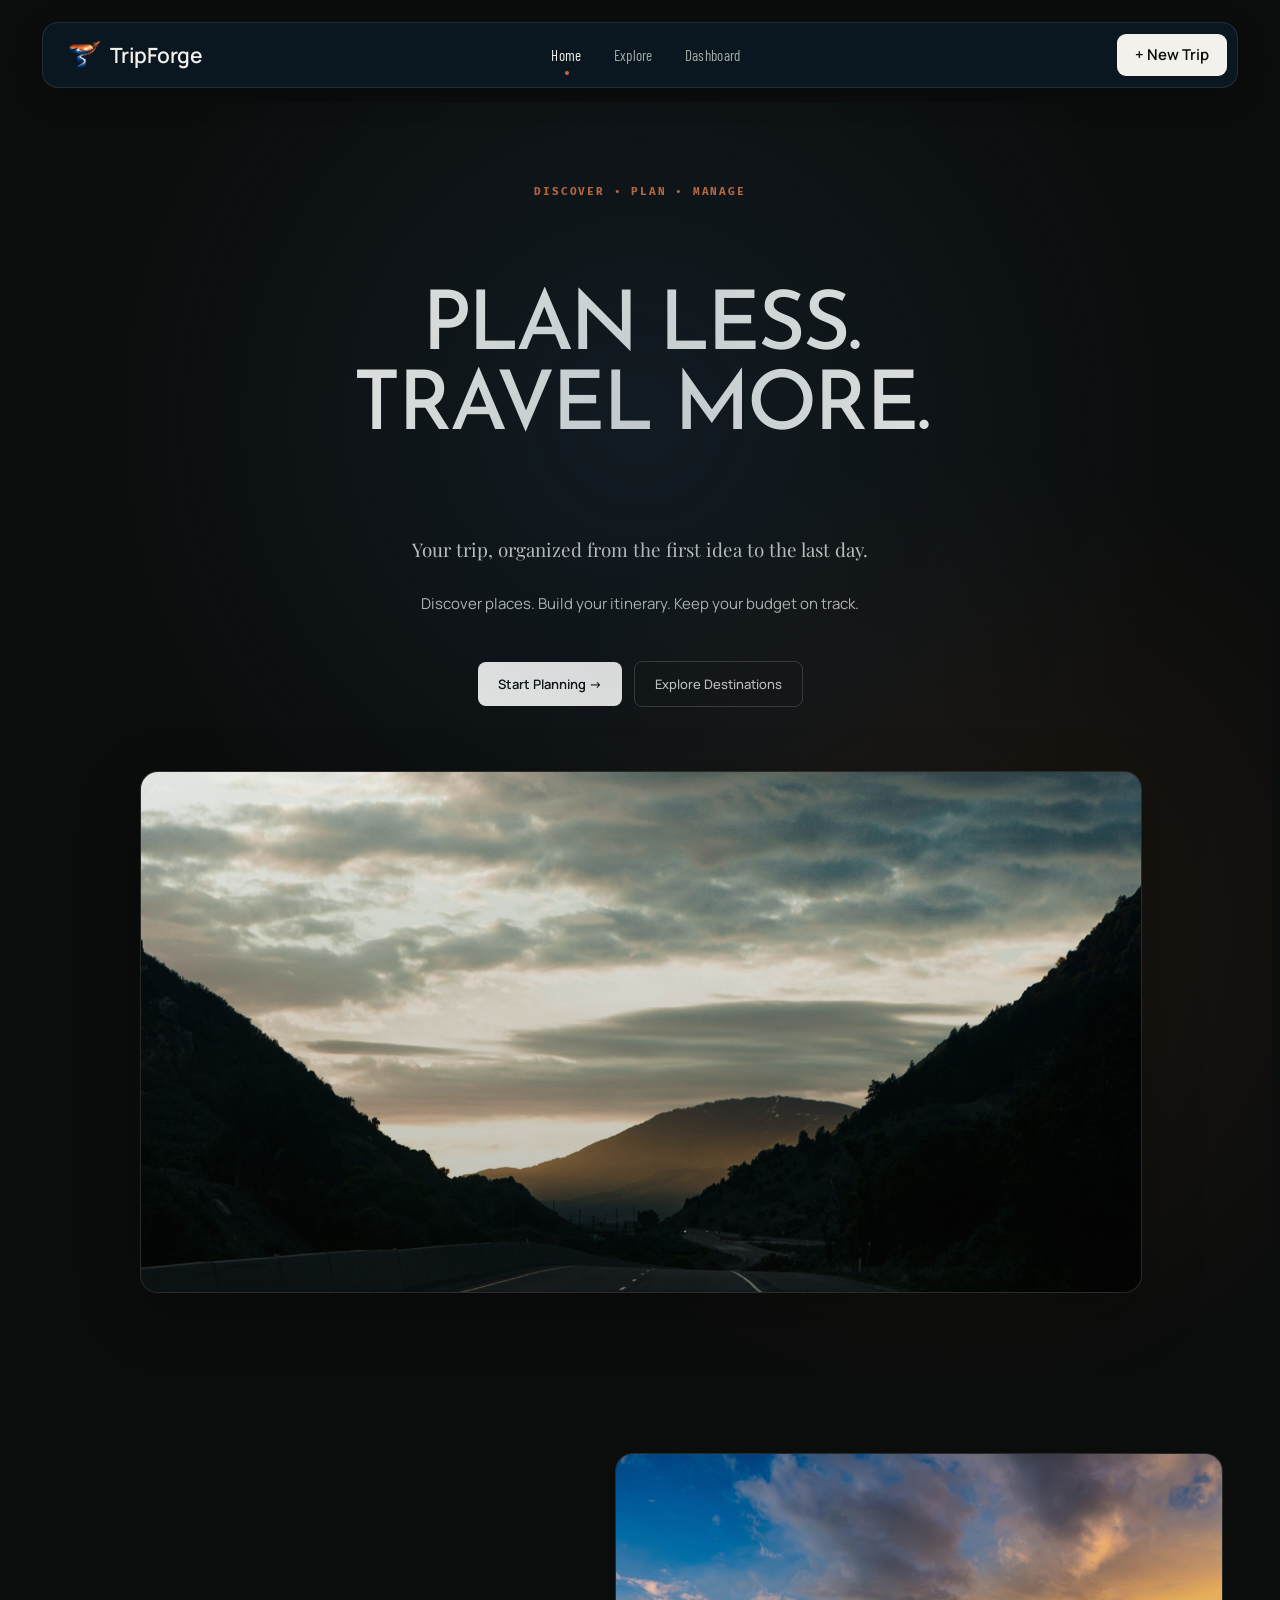
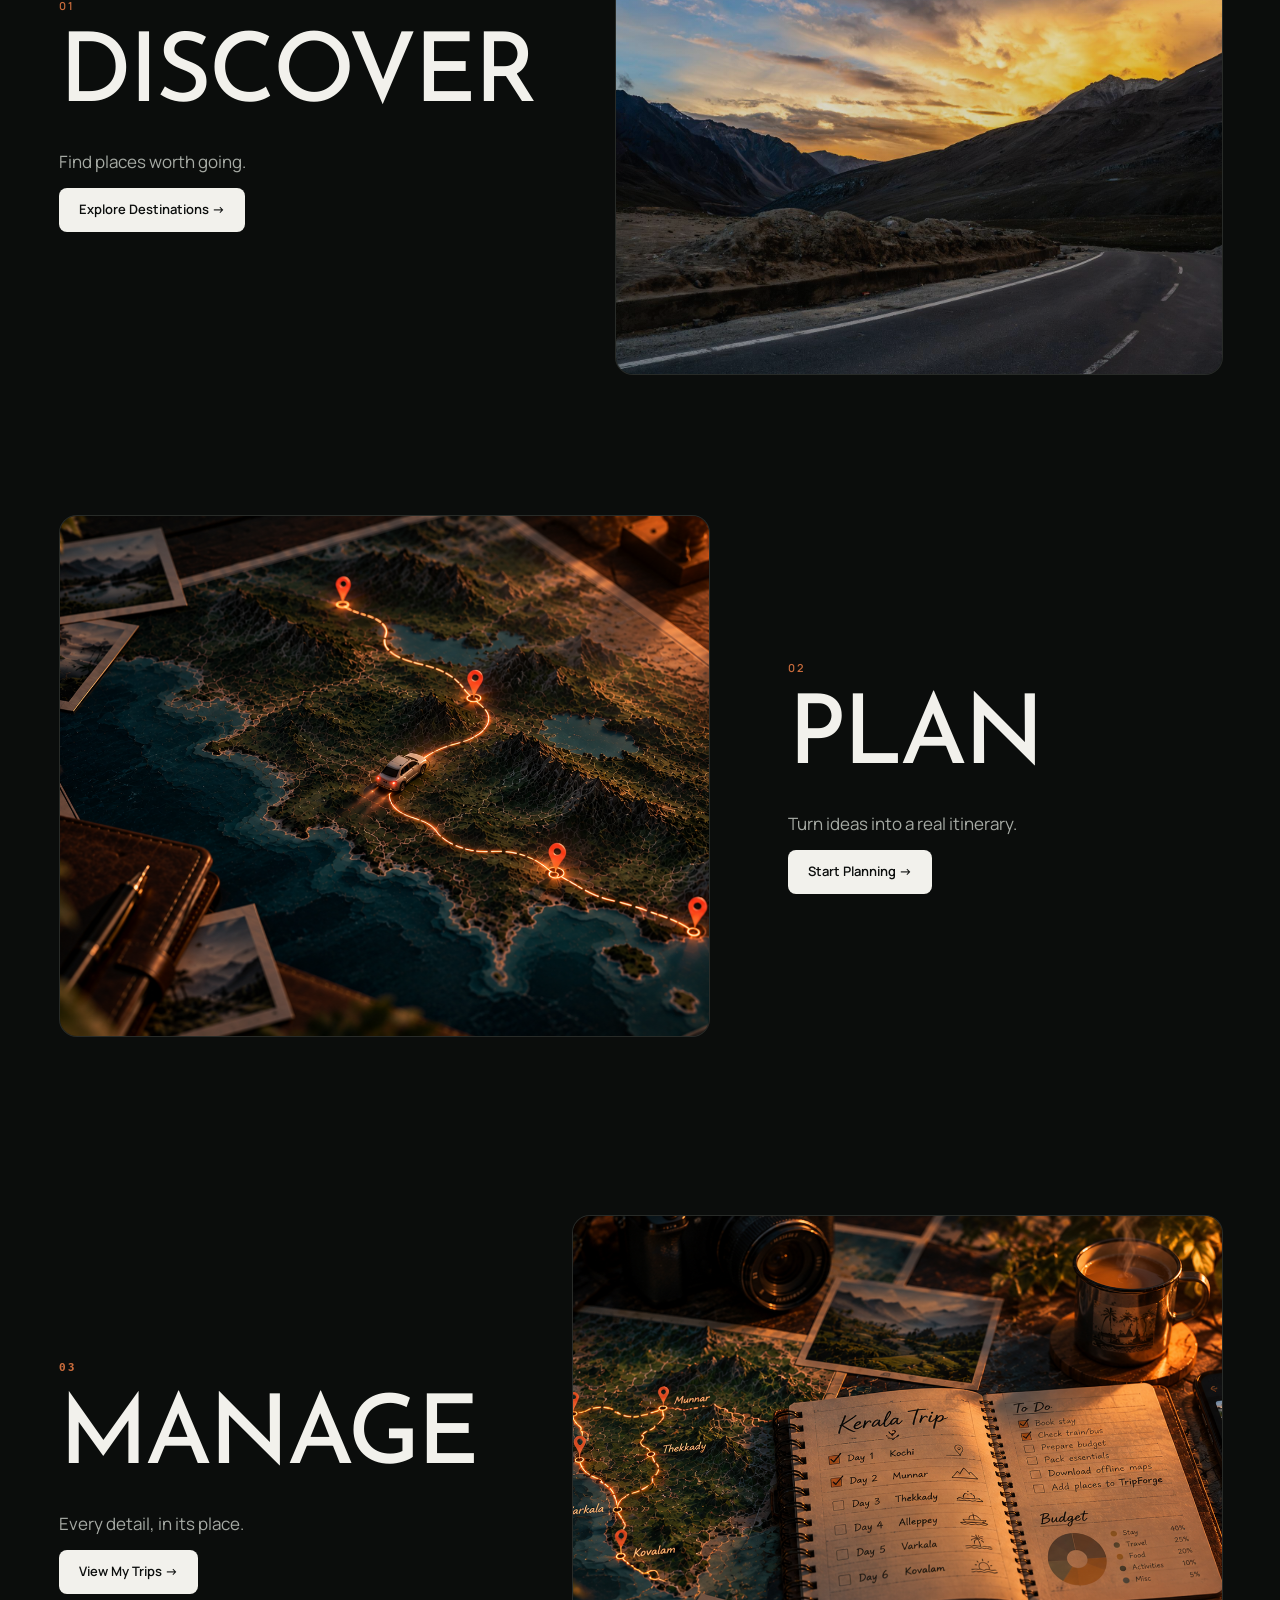
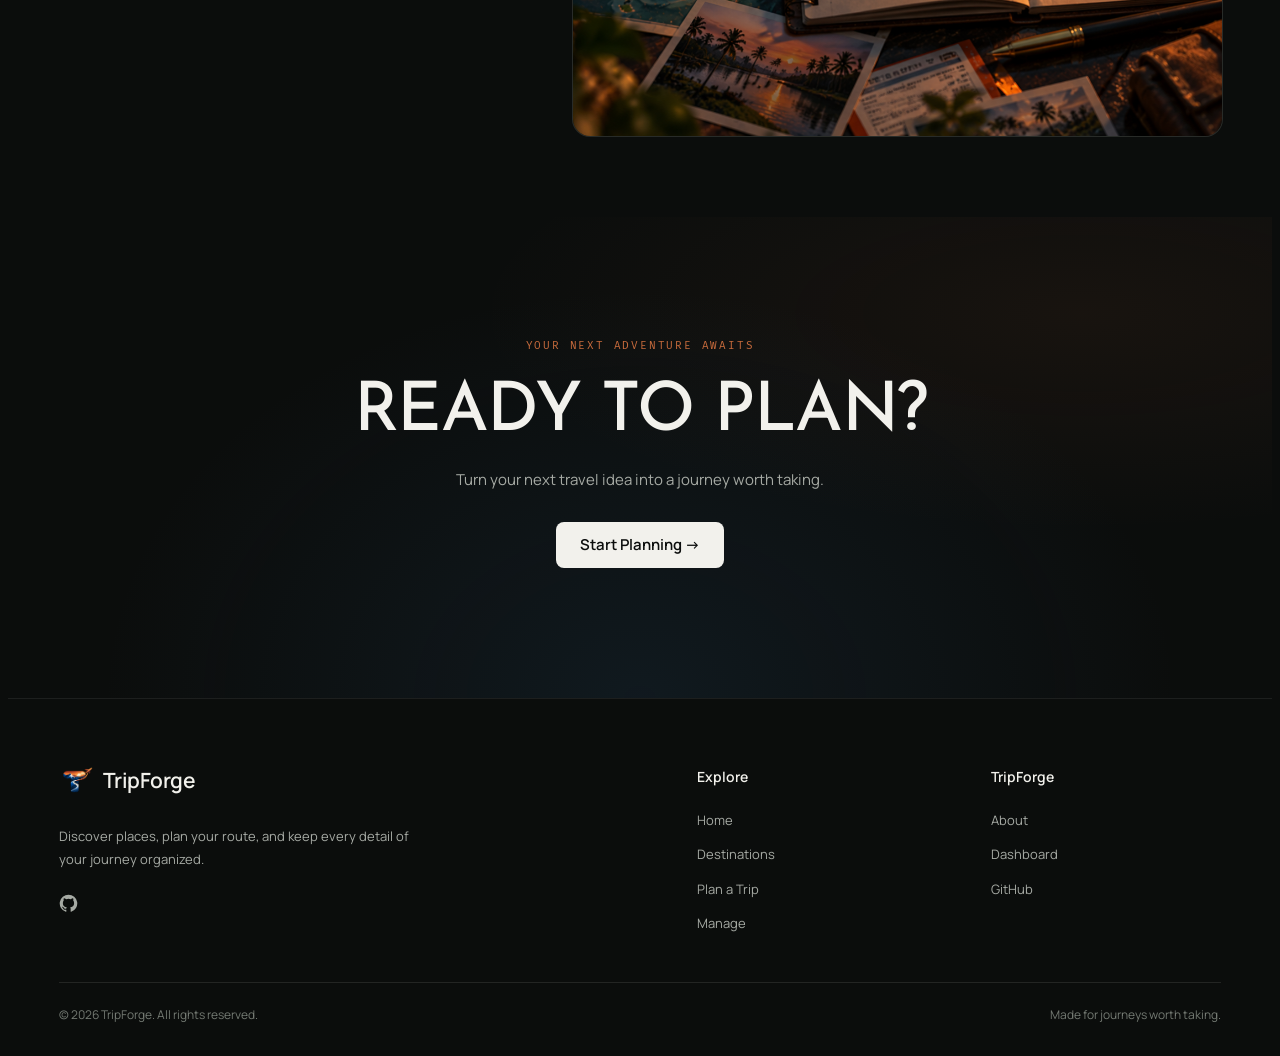
<file: index.html>
<!doctype html>
<html lang="en">
  <head>
    <meta charset="UTF-8" />
    <meta name="viewport" content="width=device-width, initial-scale=1.0" />
    <title>TripForge</title>
    <link rel="preconnect" href="https://fonts.googleapis.com" />
    <link rel="preconnect" href="https://fonts.gstatic.com" crossorigin />

    <link
      href="https://fonts.googleapis.com/css2?family=Barlow+Condensed:wght@400;500&family=Fira+Mono:wght@400;500&family=Josefin+Sans:wght@400;500;600;700&family=Manrope:wght@400;500;600;700&family=Playfair+Display:ital,wght@0,400;0,500;0,600;1,400;1,500&display=swap"
      rel="stylesheet"
    />
    <link rel="stylesheet" href="CSS/styles.css" />
  </head>
  <body>
    <nav id="navbar">
      <div class="nav-container">
        <a href="index.html" class="nav-logo">
          <img src="assets/logo/logo.png" alt="" class="nav-logo-image" />

          <span class="nav-logo-text"> TripForge </span>
        </a>
        <div class="nav-links">
          <a href="index.html" class="nav-link active"> Home </a>

          <a href="explore.html" class="nav-link"> Explore </a>

          <a href="dashboard.html" class="nav-link"> Dashboard </a>
        </div>
        <a href="new-trips.html" class="nav-cta"> + New Trip </a>
      </div>
    </nav>

    <main>
      <section id="hero">
        <div class="hero-container">
          <div class="hero-content">
            <p class="hero-eyebrow">DISCOVER • PLAN • MANAGE</p>

            <h1 class="hero-title">
              PLAN LESS.<br />
              TRAVEL MORE.
            </h1>

            <p class="hero-description">
              Your trip, organized from the first idea to the last day.
            </p>

            <p class="hero-supporting">
              Discover places. Build your itinerary. Keep your budget on track.
            </p>

            <div class="hero-actions">
              <a href="explore.html" class="hero-primary"> Start Planning → </a>

              <a href="#discover" class="hero-secondary">
                Explore Destinations
              </a>
            </div>
          </div>

          <div class="hero-visual">
            <div class="hero-image">
              <img
                src="assets/Hero/hero.png"
                alt="A cinematic Indian travel landscape"
                loading="lazy"
              />
            </div>
          </div>
        </div>
      </section>

      <section id="discover">
        <div class="discover-container">
          <div class="discover-heading">
            <span class="section-number"> 01 </span>

            <h2 class="section-title">DISCOVER</h2>

            <p class="section-description">Find places worth going.</p>
            <a href="explore.html" class="discover-destination">
              Explore Destinations →
            </a>
          </div>

          <div class="discover-image">
            <img
              src="assets/discover/discover.png"
              alt="Cinematic Indian travel landscape"
              loading="lazy"
            />
          </div>
        </div>
      </section>

      <section id="plan">
        <div class="plan-container">
          <div class="plan-visual">
            <div class="plan-image">
              <img
                src="assets/Plan/plan.png"
                alt="A miniature car following a glowing route between destinations on a topographic map"
                loading="lazy"
              />
            </div>
          </div>

          <div class="plan-heading">
            <span class="section-number"> 02 </span>

            <h2 class="section-title">PLAN</h2>

            <p class="section-description plan-description">
              Turn ideas into a real itinerary.
            </p>
            <a href="new-trips.html" class="plan-destination">
              Start Planning →
            </a>
          </div>
        </div>
      </section>

      <section id="manage">
        <div class="manage-container">
          <div class="manage-heading">
            <span class="section-number"> 03 </span>

            <h2 class="section-title">MANAGE</h2>

            <p class="section-description">Every detail, in its place.</p>
            <a href="dashboard.html" class="manage-destination">
              View My Trips →
            </a>
          </div>

          <div class="manage-visual">
            <div class="manage-image">
              <img
                src="assets/Manage/manage.png"
                alt="An Indian travel itinerary and route map arranged on a warmly lit planning desk"
                loading="lazy"
              />
            </div>
          </div>
        </div>
      </section>

      <section id="final-cta">
        <div class="final-cta-container">
          <p class="final-cta-eyebrow">YOUR NEXT ADVENTURE AWAITS</p>

          <h2 class="final-cta-title">READY TO PLAN?</h2>

          <p class="final-cta-description">
            Turn your next travel idea into a journey worth taking.
          </p>

          <a href="new-trips.html" class="final-cta-button">
            Start Planning →
          </a>
        </div>
      </section>
    </main>

    <footer id="footer">
      <div class="footer-container">
        <div class="footer-main">
          <!-- Brand -->
          <div class="footer-brand">
            <a href="#hero" class="footer-logo">
              <img
                src="assets/logo/logo.png"
                alt=""
                class="footer-logo-image"
              />

              <span class="footer-logo-text"> TripForge </span>
            </a>

            <p class="footer-description">
              Discover places, plan your route, and keep every detail of your
              journey organized.
            </p>

            <a
              href="https://github.com/learnerloki"
              class="footer-github"
              target="_blank"
              rel="noopener noreferrer"
              aria-label="TripForge on GitHub"
            >
              <svg
                xmlns="http://www.w3.org/2000/svg"
                width="19"
                height="19"
                viewBox="0 0 24 24"
                fill="currentColor"
                aria-hidden="true"
              >
                <path
                  d="M12 .9a11.1 11.1 0 0 0-3.51 21.63c.56.1.76-.24.76-.54v-2.1c-3.1.67-3.76-1.32-3.76-1.32-.51-1.29-1.24-1.63-1.24-1.63-1.01-.69.08-.68.08-.68 1.12.08 1.71 1.15 1.71 1.15.99 1.7 2.6 1.21 3.23.93.1-.72.39-1.21.71-1.49-2.48-.28-5.09-1.24-5.09-5.52 0-1.22.44-2.22 1.15-3-.12-.28-.5-1.42.11-2.96 0 0 .94-.3 3.05 1.15a10.6 10.6 0 0 1 5.55 0c2.11-1.45 3.05-1.15 3.05-1.15.61 1.54.23 2.68.11 2.96.72.78 1.15 1.78 1.15 3 0 4.29-2.61 5.23-5.1 5.51.4.35.76 1.03.76 2.08v3.07c0 .3.2.65.77.54A11.1 11.1 0 0 0 12 .9Z"
                />
              </svg>
            </a>
          </div>

          <!-- Explore links -->
          <div class="footer-column">
            <h3 class="footer-column-title">Explore</h3>

            <a href="#hero" class="footer-link"> Home </a>

            <a href="#discover" class="footer-link"> Destinations </a>

            <a href="#plan" class="footer-link"> Plan a Trip </a>

            <a href="#manage" class="footer-link"> Manage </a>
          </div>

          <!-- Product links -->
          <div class="footer-column">
            <h3 class="footer-column-title">TripForge</h3>
            <a href="#" class="footer-link"> About </a>

            <a href="dashboard.html" class="footer-link"> Dashboard </a>

            <a
              href="https://github.com/learnerloki"
              target="_blank"
              rel="noopener noreferrer"
              class="footer-link"
            >
              GitHub
            </a>
          </div>
        </div>

        <!-- Bottom bar -->
        <div class="footer-bottom">
          <p class="footer-copyright">© 2026 TripForge. All rights reserved.</p>

          <p class="footer-signoff">Made for journeys worth taking.</p>
        </div>
      </div>
    </footer>
  </body>
</html>
</file>
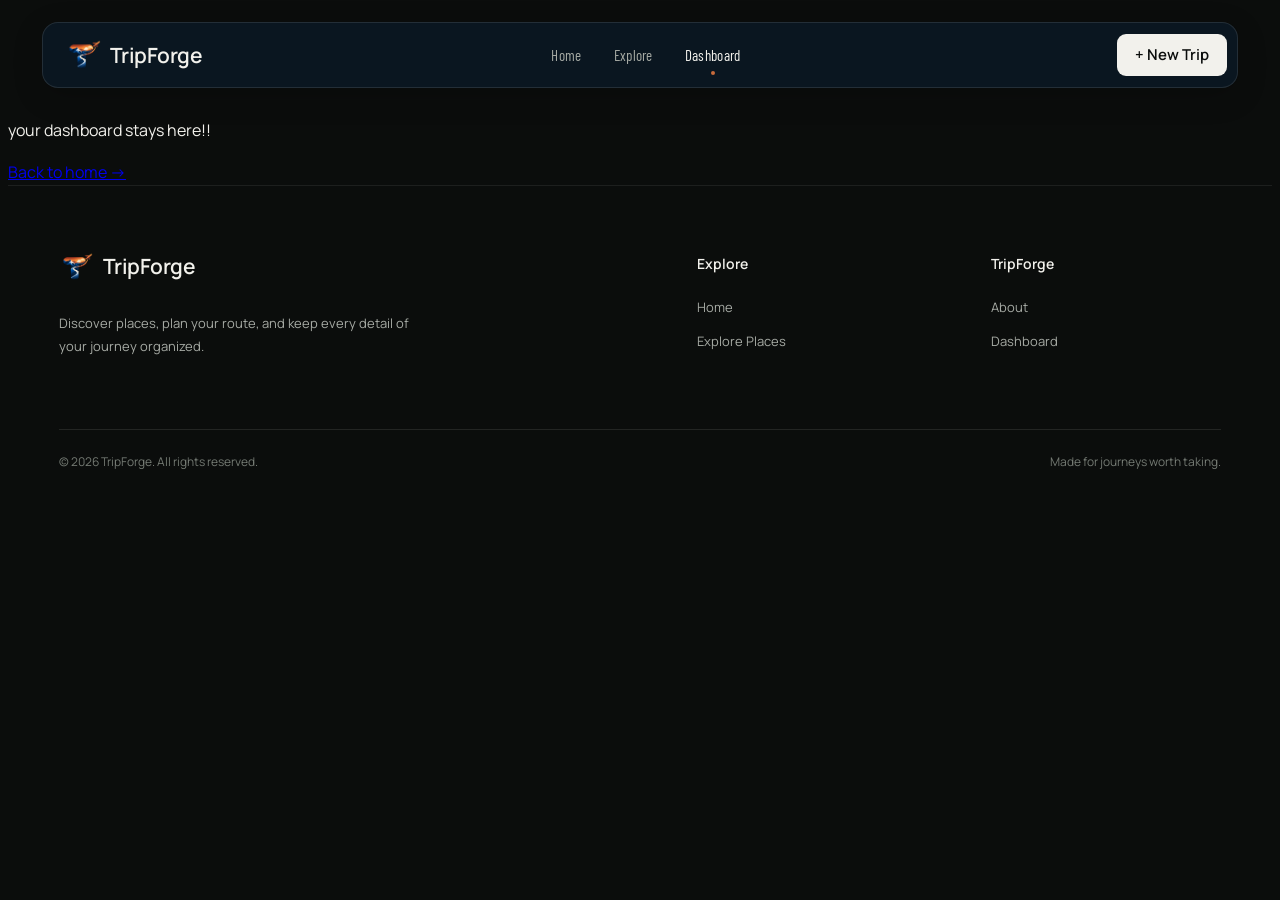
<file: dashboard.html>
<!doctype html>
<html lang="en">
  <head>
    <meta charset="UTF-8" />
    <meta name="viewport" content="width=device-width, initial-scale=1.0" />
    <title>Dashboard | TripForge</title>
    <link rel="preconnect" href="https://fonts.googleapis.com" />
    <link rel="preconnect" href="https://fonts.gstatic.com" crossorigin />

    <link
      href="https://fonts.googleapis.com/css2?family=Barlow+Condensed:wght@400;500&family=Fira+Mono:wght@400;500&family=Josefin+Sans:wght@400;500;600;700&family=Manrope:wght@400;500;600;700&family=Playfair+Display:ital,wght@0,400;0,500;0,600;1,400;1,500&display=swap"
      rel="stylesheet"
    />

    <link rel="stylesheet" href="CSS/styles.css" />
  </head>
  <body>
    <nav id="navbar">
      <div class="nav-container">
        <a href="index.html" class="nav-logo">
          <img src="assets/logo/logo.png" alt="" class="nav-logo-image" />
          <span class="nav-logo-text"> TripForge </span>
        </a>
        <div class="nav-links">
          <a href="index.html" class="nav-link"> Home </a>
          <a href="explore.html" class="nav-link"> Explore </a>
          <a href="dashboard.html" class="nav-link active" aria-current="page">
            Dashboard
          </a>
        </div>
        <a href="new-trips.html" class="nav-cta"> + New Trip </a>
      </div>
    </nav>

    <main>
      <p>your dashboard stays here!!</p>
      <a href="index.html">Back to home -></a>
    </main>

    <footer id="footer">
      <div class="footer-container">
        <div class="footer-main">
          <div class="footer-brand">
            <a href="index.html" class="footer-logo">
              <img
                src="assets/logo/logo.png"
                alt=""
                class="footer-logo-image"
              />
              <span class="footer-logo-text"> TripForge </span>
            </a>
            <p class="footer-description">
              Discover places, plan your route, and keep every detail of your
              journey organized.
            </p>
          </div>
          <div class="footer-column">
            <h3 class="footer-column-title">Explore</h3>
            <a href="index.html" class="footer-link"> Home </a>
            <a href="explore.html" class="footer-link"> Explore Places </a>
          </div>
          <div class="footer-column">
            <h3 class="footer-column-title">TripForge</h3>
            <a href="#" class="footer-link"> About </a>
            <a href="dashboard.html" class="footer-link"> Dashboard </a>
          </div>
        </div>
        <div class="footer-bottom">
          <p class="footer-copyright">© 2026 TripForge. All rights reserved.</p>
          <p class="footer-signoff">Made for journeys worth taking.</p>
        </div>
      </div>
    </footer>
  </body>
</html>
</file>
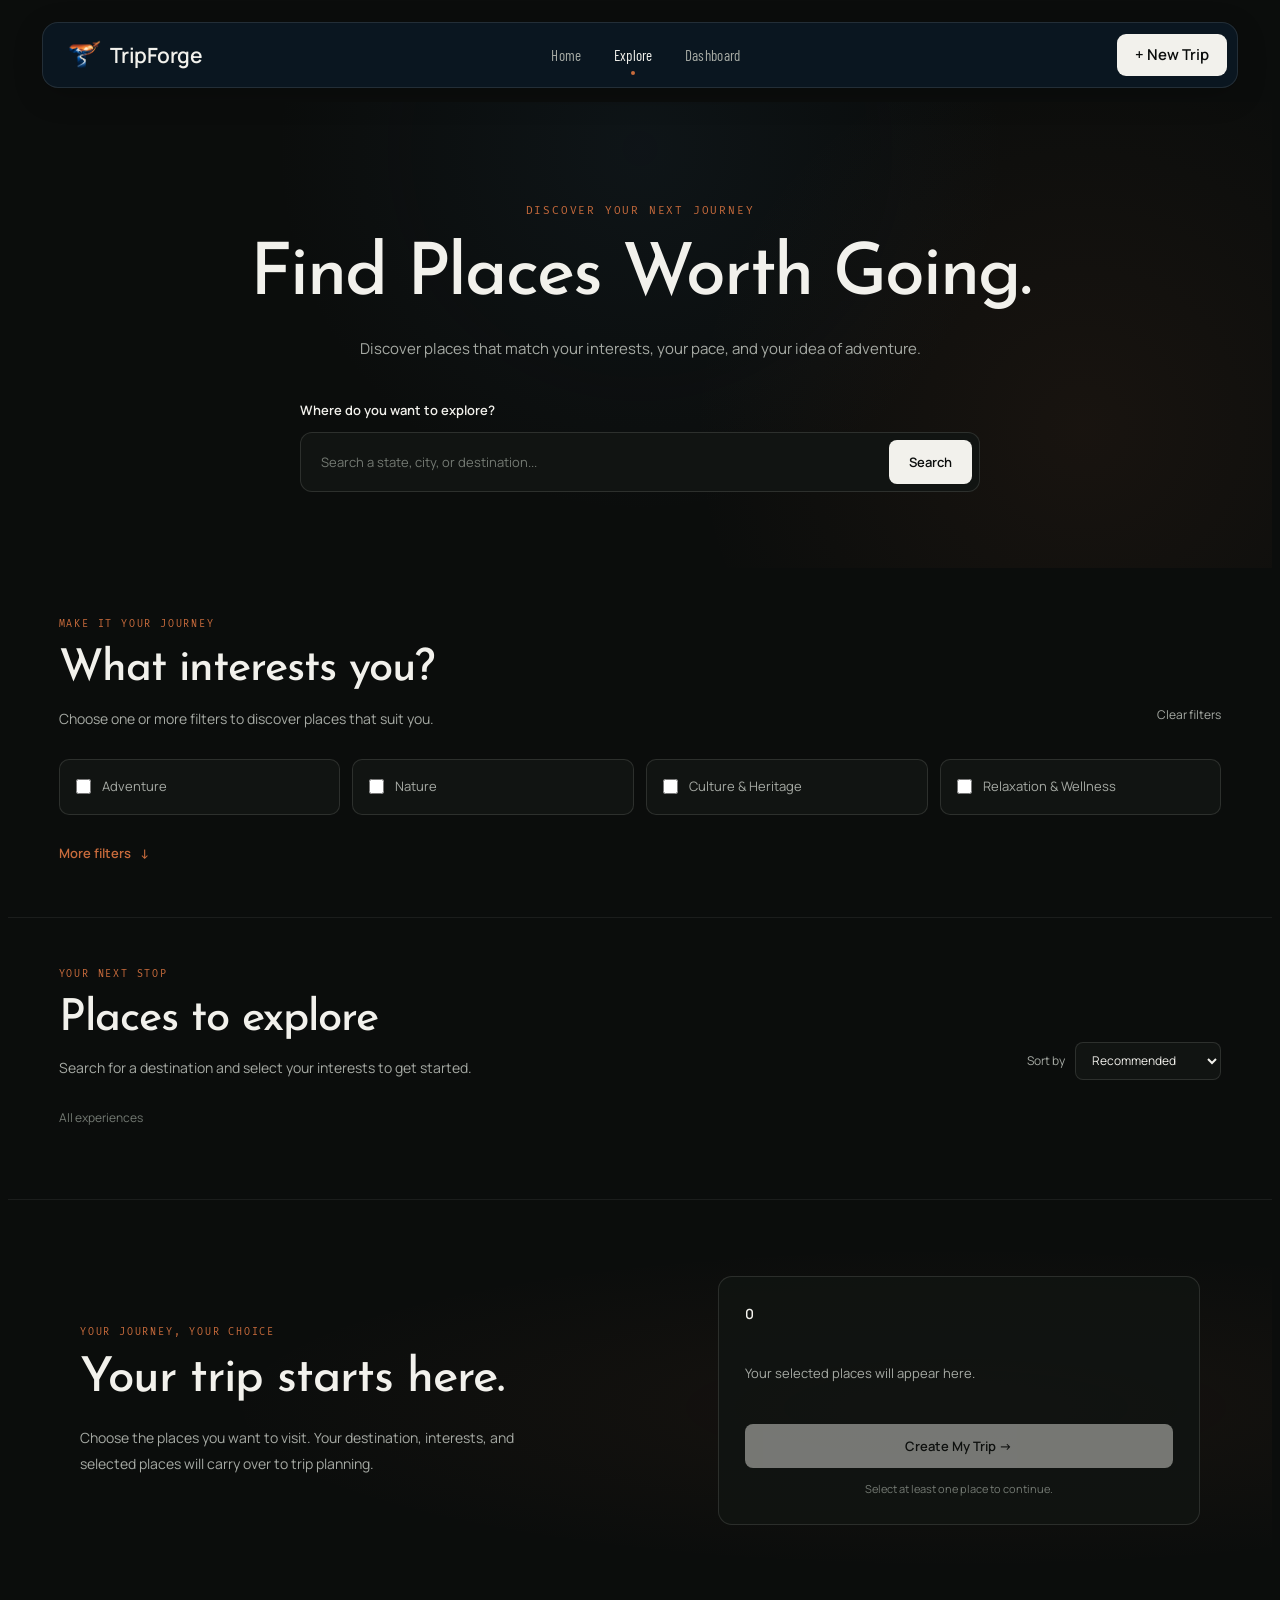
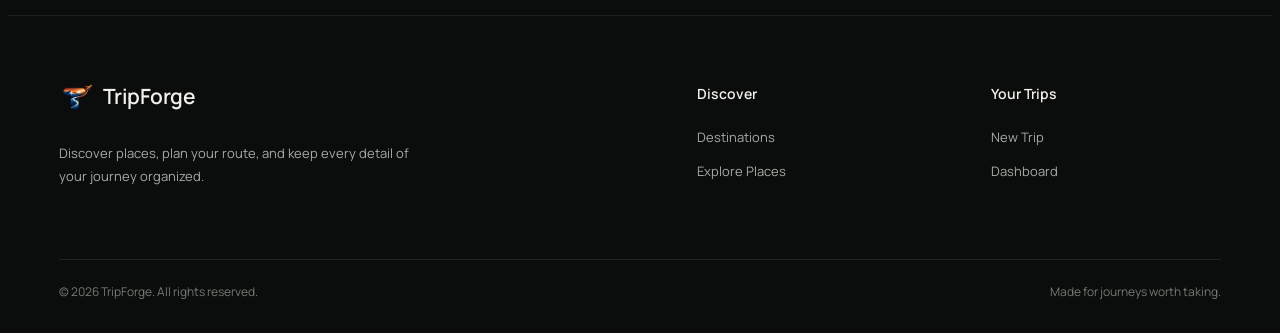
<file: explore.html>
<!doctype html>
<html lang="en">
  <head>
    <meta charset="UTF-8" />
    <meta name="viewport" content="width=device-width, initial-scale=1.0" />

    <title>Explore Destinations | TripForge</title>
    <meta
      name="description"
      content="Discover places worth going. Explore destinations, find experiences, and choose the places you want to visit with TripForge."
    />

    <link rel="preconnect" href="https://fonts.googleapis.com" />
    <link rel="preconnect" href="https://fonts.gstatic.com" crossorigin />

    <link
      href="https://fonts.googleapis.com/css2?family=Barlow+Condensed:wght@400;500&family=Fira+Mono:wght@400;500&family=Josefin+Sans:wght@400;500;600;700&family=Manrope:wght@400;500;600;700&family=Playfair+Display:ital,wght@0,400;0,500;0,600;1,400;1,500&display=swap"
      rel="stylesheet"
    />

    <link rel="stylesheet" href="CSS/styles.css" />
    <link rel="stylesheet" href="CSS/explore.css" />

    <script src="JavaScript/explore.js" defer></script>
  </head>

  <body>
    <!-- Navigation -->
    <nav id="navbar">
      <div class="nav-container">
        <a href="index.html" class="nav-logo">
          <img src="assets/logo/logo.png" alt="" class="nav-logo-image" />
          <span class="nav-logo-text">TripForge</span>
        </a>

        <div class="nav-links">
          <a href="index.html" class="nav-link">Home</a>
          <a href="explore.html" class="nav-link active" aria-current="page">
            Explore
          </a>
          <a href="dashboard.html" class="nav-link">Dashboard</a>
        </div>

        <a href="new-trips.html" class="nav-cta">+ New Trip</a>
      </div>
    </nav>

    <main id="explore-page">
      <!-- Explore introduction -->
      <section id="explore-hero">
        <div class="explore-hero-container">
          <p class="explore-eyebrow">DISCOVER YOUR NEXT JOURNEY</p>

          <h1 class="explore-title">Find Places Worth Going.</h1>

          <p class="explore-description">
            Discover places that match your interests, your pace, and your idea
            of adventure.
          </p>

          <!-- Destination search -->
          <form id="destination-search" class="destination-search">
            <label for="destination-input">
              Where do you want to explore?
            </label>

            <div class="destination-search-field">
              <input
                type="search"
                id="destination-input"
                name="destination"
                placeholder="Search a state, city, or destination..."
                autocomplete="off"
              />

              <button type="submit" id="destination-search-button">
                Search
              </button>
            </div>
          </form>
        </div>
      </section>

      <!-- Filters -->
      <section id="explore-filters">
        <div class="explore-content-container">
          <div class="explore-section-heading">
            <div>
              <p class="explore-section-eyebrow">MAKE IT YOUR JOURNEY</p>
              <h2 class="explore-section-title">What interests you?</h2>
              <p class="explore-section-description">
                Choose one or more filters to discover places that suit you.
              </p>
            </div>

            <button type="button" id="clear-filters" class="text-button">
              Clear filters
            </button>
          </div>

          <fieldset class="experience-filters">
            <legend class="visually-hidden">
              Filter destinations by experience
            </legend>

            <label class="filter-option">
              <input type="checkbox" name="experience" value="adventure" />
              <span>Adventure</span>
            </label>

            <label class="filter-option">
              <input type="checkbox" name="experience" value="nature" />
              <span>Nature</span>
            </label>

            <label class="filter-option">
              <input type="checkbox" name="experience" value="culture" />
              <span>Culture &amp; Heritage</span>
            </label>

            <label class="filter-option">
              <input type="checkbox" name="experience" value="relaxation" />
              <span>Relaxation &amp; Wellness</span>
            </label>

            <div id="additional-filters" hidden>
              <label class="filter-option">
                <input type="checkbox" name="experience" value="wildlife" />
                <span>Wildlife</span>
              </label>

              <label class="filter-option">
                <input type="checkbox" name="experience" value="beaches" />
                <span>Beaches</span>
              </label>

              <label class="filter-option">
                <input type="checkbox" name="experience" value="food" />
                <span>Food &amp; Local Life</span>
              </label>

              <label class="filter-option">
                <input type="checkbox" name="experience" value="history" />
                <span>History</span>
              </label>

              <label class="filter-option">
                <input type="checkbox" name="experience" value="spiritual" />
                <span>Spiritual</span>
              </label>

              <label class="filter-option">
                <input type="checkbox" name="experience" value="photography" />
                <span>Photography</span>
              </label>

              <label class="filter-option">
                <input type="checkbox" name="experience" value="water-sports" />
                <span>Water Sports</span>
              </label>

              <label class="filter-option">
                <input type="checkbox" name="experience" value="nightlife" />
                <span>Nightlife</span>
              </label>

              <label class="filter-option">
                <input type="checkbox" name="experience" value="hidden-gems" />
                <span>Hidden Gems</span>
              </label>

              <label class="filter-option">
                <input type="checkbox" name="experience" value="shopping" />
                <span>Shopping</span>
              </label>

              <label class="filter-option">
                <input type="checkbox" name="experience" value="family" />
                <span>Family Activities</span>
              </label>
            </div>
          </fieldset>

          <button
            type="button"
            id="toggle-filters"
            class="more-filters-button"
            aria-expanded="false"
            aria-controls="additional-filters"
          >
            More filters <span aria-hidden="true">↓</span>
          </button>
        </div>
      </section>

      <!-- Matching places -->
      <section id="explore-results">
        <div class="explore-content-container">
          <div class="explore-section-heading">
            <div>
              <p class="explore-section-eyebrow">YOUR NEXT STOP</p>
              <h2 class="explore-section-title">Places to explore</h2>
              <p
                id="results-description"
                class="explore-section-description"
                aria-live="polite"
              >
                Search for a destination and select your interests to get
                started.
              </p>
            </div>

            <label for="results-sort" class="results-sort">
              Sort by
              <select id="results-sort" name="sort">
                <option value="recommended">Recommended</option>
                <option value="name">Name</option>
              </select>
            </label>
          </div>

          <div id="selected-filter-summary" class="selected-filter-summary">
            No experience filters selected
          </div>

          <div id="places-grid" class="places-grid">
            <!-- Matching place cards will be rendered here by JavaScript. -->
          </div>

          <p id="no-results" class="no-results" hidden>
            No matching places found. Try changing your destination or filters.
          </p>
        </div>
      </section>

      <!-- Selected places and trip handoff -->
      <section id="trip-selection">
        <div class="trip-selection-container">
          <div class="trip-selection-copy">
            <p class="explore-section-eyebrow">YOUR JOURNEY, YOUR CHOICE</p>

            <h2 class="trip-selection-title">Your trip starts here.</h2>

            <p class="trip-selection-description">
              Choose the places you want to visit. Your destination, interests,
              and selected places will carry over to trip planning.
            </p>
          </div>

          <div class="trip-selection-summary">
            <p id="selected-places-count" aria-live="polite">
              0 places selected
            </p>

            <div id="selected-places-list">
              <!-- Selected places will appear here. -->
            </div>

            <button
              type="button"
              id="create-trip-button"
              class="create-trip-button"
              disabled
            >
              Create My Trip →
            </button>

            <p id="trip-selection-message" class="trip-selection-message">
              Select at least one place to continue.
            </p>
          </div>
        </div>
      </section>
    </main>

    <!-- Footer -->
    <footer id="footer">
      <div class="footer-container">
        <div class="footer-main">
          <div class="footer-brand">
            <a href="index.html" class="footer-logo">
              <img
                src="assets/logo/logo.png"
                alt=""
                class="footer-logo-image"
              />
              <span class="footer-logo-text">TripForge</span>
            </a>

            <p class="footer-description">
              Discover places, plan your route, and keep every detail of your
              journey organized.
            </p>
          </div>

          <div class="footer-column">
            <h3 class="footer-column-title">Discover</h3>
            <a href="index.html#discover" class="footer-link"> Destinations </a>
            <a href="explore.html" class="footer-link"> Explore Places </a>
          </div>

          <div class="footer-column">
            <h3 class="footer-column-title">Your Trips</h3>
            <a href="new-trips.html" class="footer-link">New Trip</a>
            <a href="dashboard.html" class="footer-link">Dashboard</a>
          </div>
        </div>

        <div class="footer-bottom">
          <p class="footer-copyright">© 2026 TripForge. All rights reserved.</p>

          <p class="footer-signoff">Made for journeys worth taking.</p>
        </div>
      </div>
    </footer>
  </body>
</html>
</file>
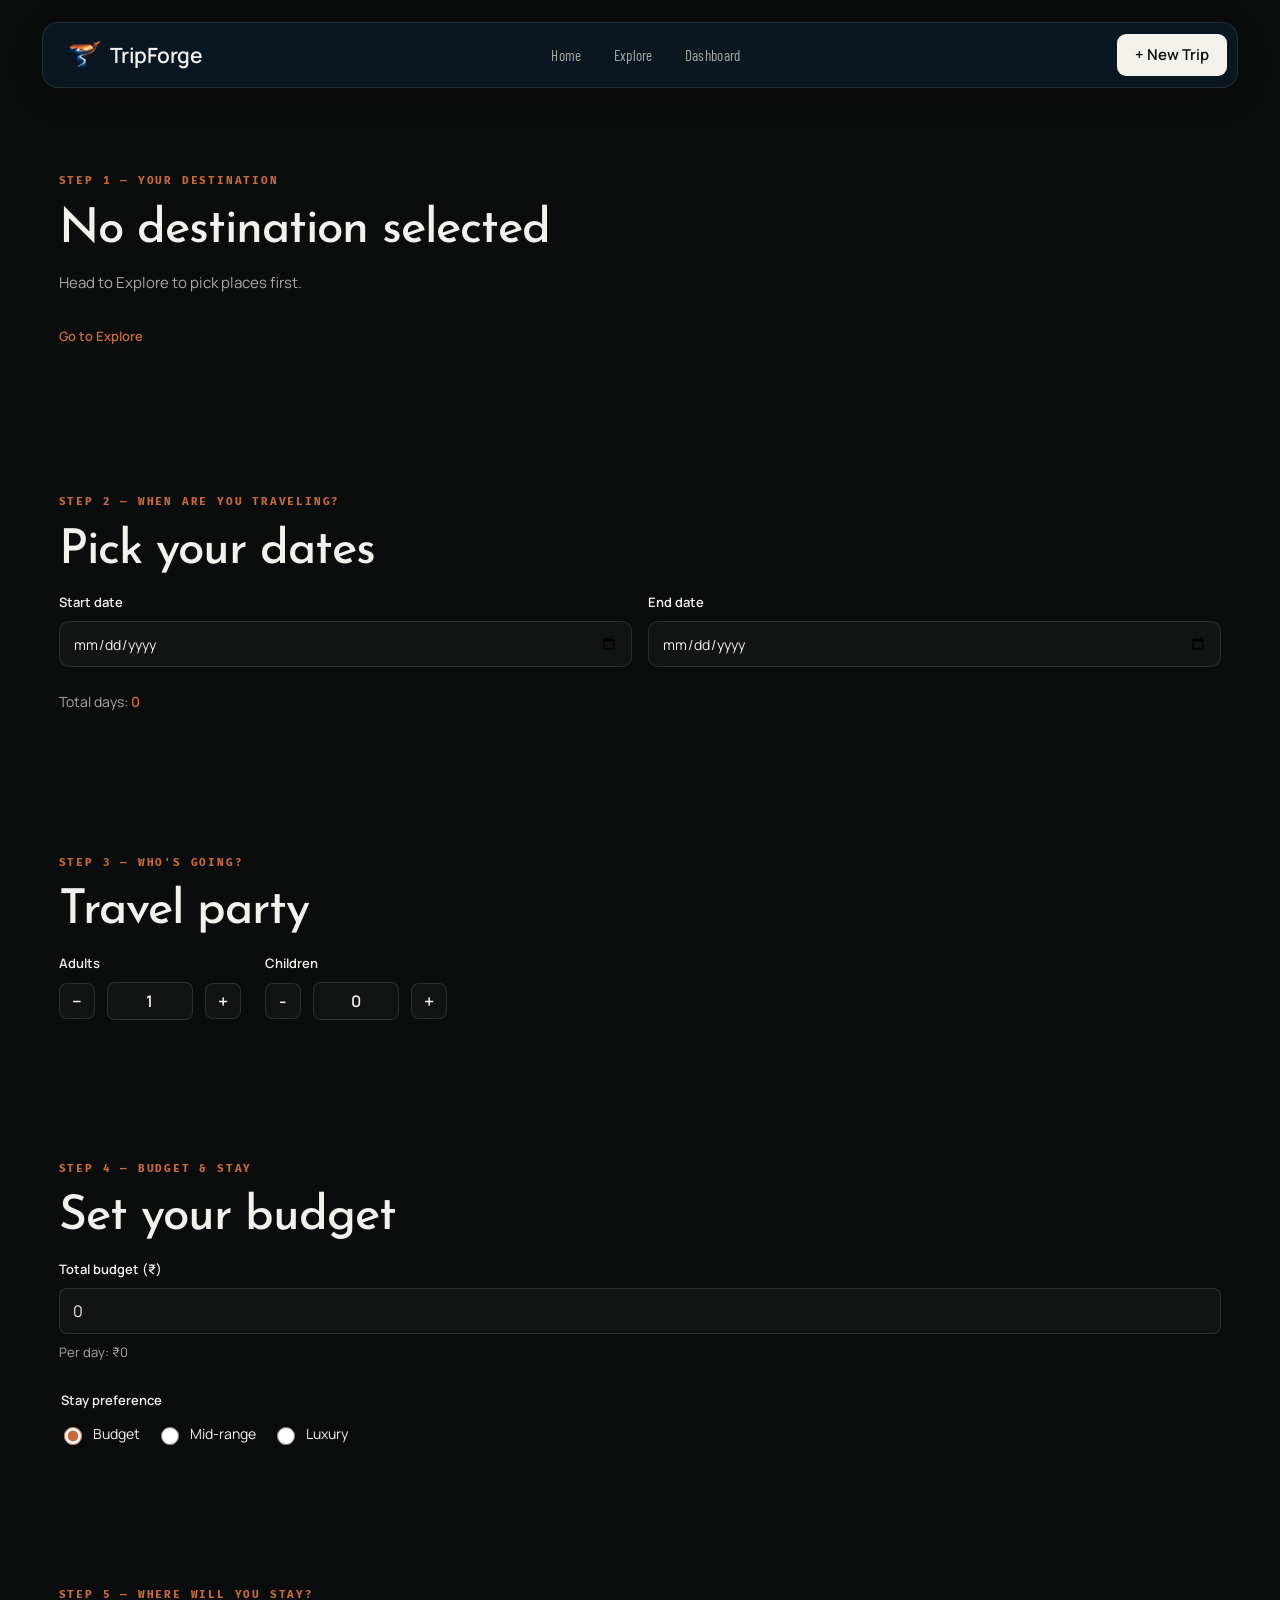
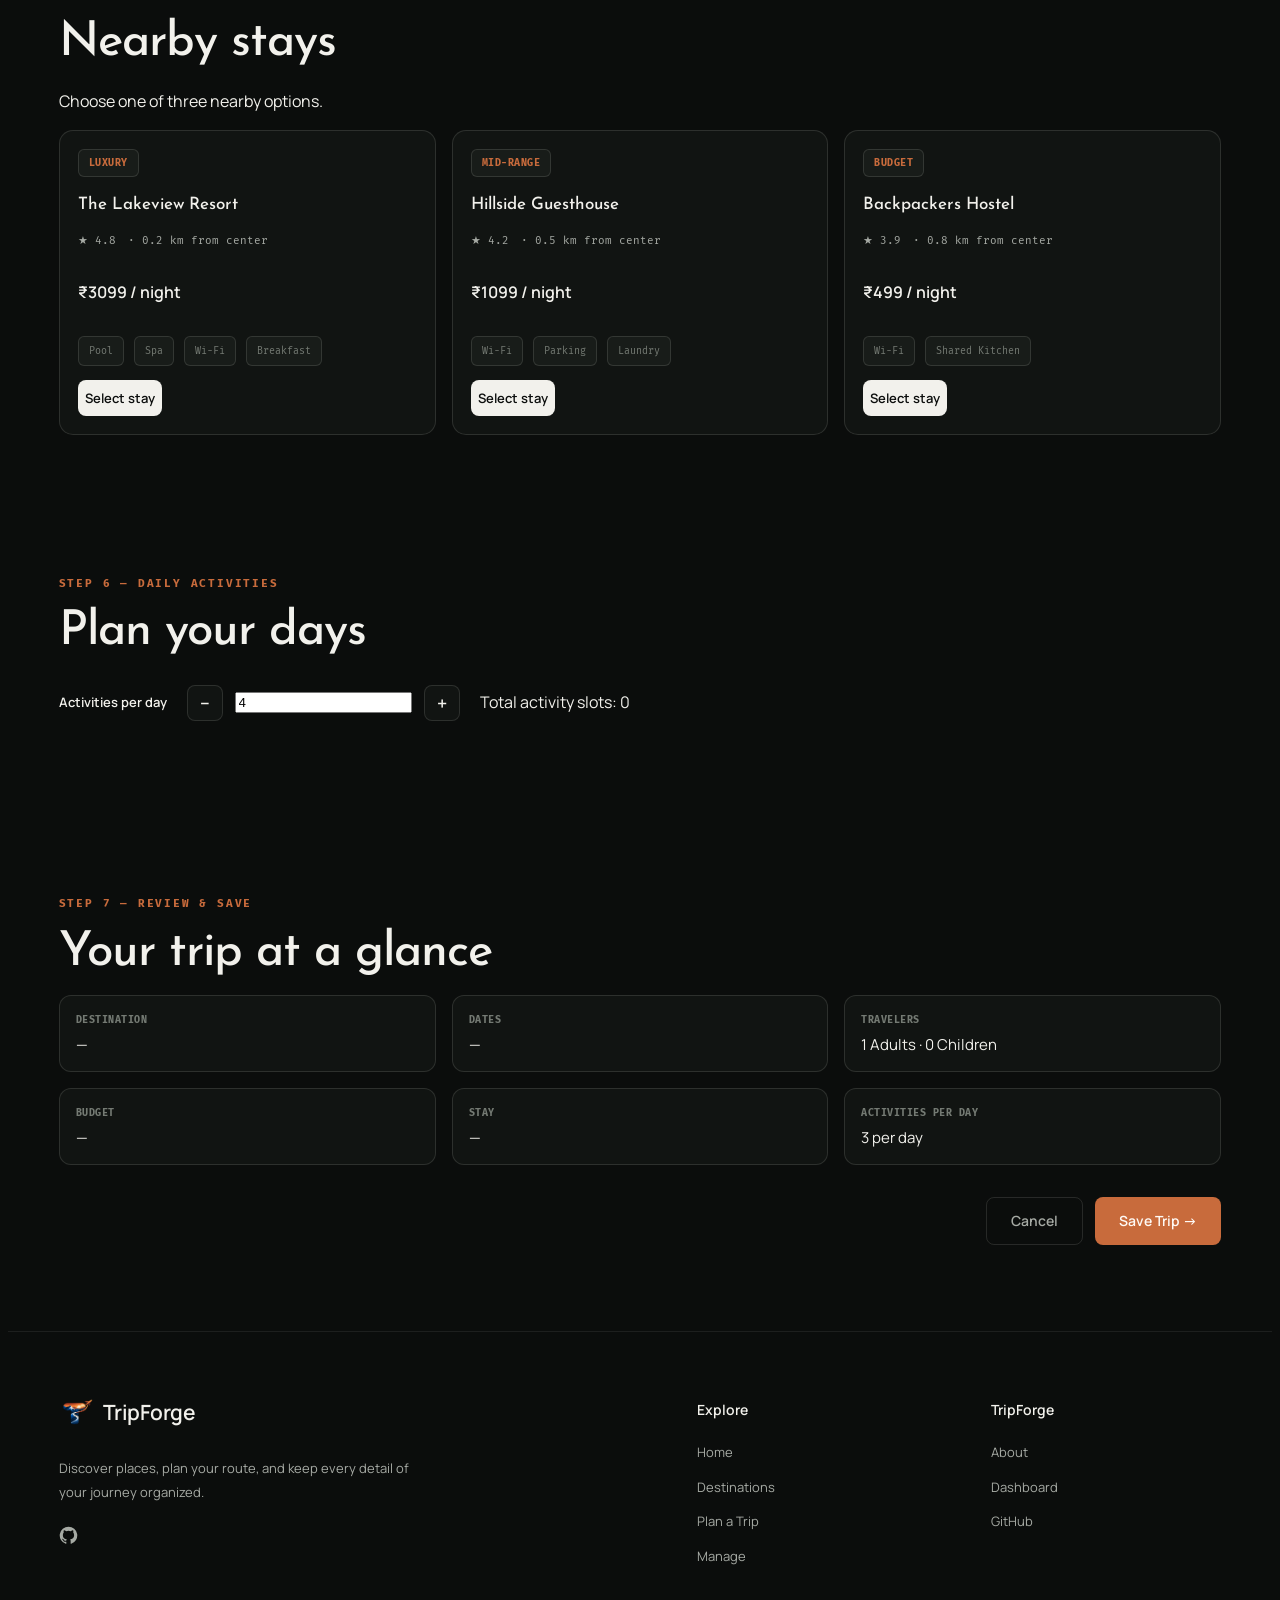
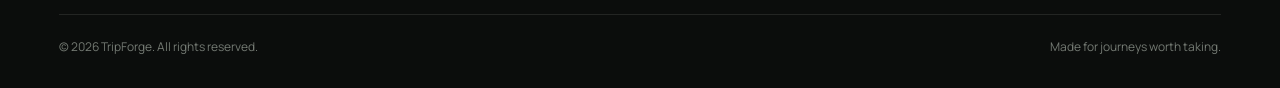
<file: new-trips.html>
<!doctype html>
<html lang="en">
  <head>
    <meta charset="UTF-8" />
    <meta name="viewport" content="width=device-width, initial-scale=1.0" />
    <title>New Trip | TripForge</title>
    <link rel="preconnect" href="https://fonts.googleapis.com" />
    <link rel="preconnect" href="https://fonts.gstatic.com" crossorigin />

    <link
      href="https://fonts.googleapis.com/css2?family=Barlow+Condensed:wght@400;500&family=Fira+Mono:wght@400;500&family=Josefin+Sans:wght@400;500;600;700&family=Manrope:wght@400;500;600;700&family=Playfair+Display:ital,wght@0,400;0,500;0,600;1,400;1,500&display=swap"
      rel="stylesheet"
    />

    <link rel="stylesheet" href="CSS/styles.css" />
    <link rel="stylesheet" href="CSS/trip-builder.css" />
  </head>
  <body>
    <nav id="navbar">
      <div class="nav-container">
        <a href="index.html" class="nav-logo">
          <img src="assets/logo/logo.png" alt="" class="nav-logo-image" />
          <span class="nav-logo-text"> TripForge </span>
        </a>
        <div class="nav-links">
          <a href="index.html" class="nav-link"> Home </a>
          <a href="explore.html" class="nav-link"> Explore </a>
          <a href="dashboard.html" class="nav-link"> Dashboard </a>
        </div>
        <a href="new-trips.html" class="nav-cta"> + New Trip </a>
      </div>
    </nav>

    <main id="trip-builder-page">
      <!-- Section A: Trip Header -->
      <section id="section-trip-header" class="builder-section">
        <div class="builder-container">
          <p class="section-eyebrow">STEP 1 — YOUR DESTINATION</p>
          <h1 class="section-title" id="header-destination">
            Select a destination
          </h1>
          <p class="section-subtitle" id="header-experiences">
            No experiences selected yet
          </p>
          <button type="button" id="btn-edit-destination" class="text-button">
            Change destination
          </button>
        </div>
      </section>

      <!-- Section B: Dates & Duration -->
      <section id="section-dates" class="builder-section">
        <div class="builder-container">
          <p class="section-eyebrow">STEP 2 — WHEN ARE YOU TRAVELING?</p>
          <h2 class="section-title">Pick your dates</h2>

          <form id="form-dates" class="date-form" onsubmit="return false;">
            <div class="date-fields">
              <div class="date-field">
                <label for="input-start-date">Start date</label>
                <input
                  type="date"
                  id="input-start-date"
                  name="startDate"
                  required
                />
              </div>
              <div class="date-field">
                <label for="input-end-date">End date</label>
                <input
                  type="date"
                  id="input-end-date"
                  name="endDate"
                  required
                />
              </div>
            </div>

            <p class="duration-readout" id="readout-duration">
              Total days: <span id="value-total-days">0</span>
            </p>

            <p id="error-dates" class="field-error hidden">
              End date must be on or after the start date.
            </p>
          </form>
        </div>
      </section>

      <!-- Section C: Travel Party -->
      <section id="section-members" class="builder-section">
        <div class="builder-container">
          <p class="section-eyebrow">STEP 3 — WHO'S GOING?</p>
          <h2 class="section-title">Travel party</h2>

          <form id="form-members" class="members-form" onsubmit="return false;">
            <div class="member-counter">
              <div class="counter-group">
                <label class="counter-label">Adults</label>
                <div class="counter-controls">
                  <button
                    type="button"
                    id="btn-adults-minus"
                    class="counter-btn"
                  >
                    −
                  </button>
                  <input
                    type="text"
                    id="input-adults"
                    name="adults"
                    value="1"
                  />
                  <button
                    type="button"
                    id="btn-adults-plus"
                    class="counter-btn"
                  >
                    +
                  </button>
                </div>
              </div>

              <div class="counter-group">
                <label class="counter-label">Children</label>
                <div class="counter-controls">
                  <button
                    type="button"
                    id="btn-children-minus"
                    class="counter-btn"
                  >
                    -
                  </button>
                  <input
                    type="text"
                    id="input-children"
                    name="children"
                    value="0"
                  />
                  <button
                    type="button"
                    id="btn-children-plus"
                    class="counter-btn"
                  >
                    +
                  </button>
                </div>
              </div>
            </div>
          </form>
        </div>
      </section>

      <!-- Section D: Budget & Stay Preference -->
      <section id="section-budget" class="builder-section">
        <div class="builder-container">
          <p class="section-eyebrow">STEP 4 — BUDGET & STAY</p>
          <h2 class="section-title">Set your budget</h2>

          <form id="form-budget" class="budget-form" onsubmit="return false;">
            <div class="budget-field">
              <label for="input-budget-total">Total budget (₹)</label>
              <input
                type="text"
                id="input-budget-total"
                name="budgetTotal"
                value="0"
              />
              <p id="readout-budget-per-day" class="budget-hint">Per day: ₹0</p>
            </div>

            <fieldset class="stay-preference-fieldset">
              <legend class="stay-preference-legend">Stay preference</legend>
              <div class="stay-options">
                <label class="stay-option">
                  <input
                    type="radio"
                    name="stayPreference"
                    value="Budget"
                    checked
                  />
                  <span class="stay-option-label">Budget</span>
                </label>
                <label class="stay-option">
                  <input type="radio" name="stayPreference" value="Mid-range" />
                  <span class="stay-option-label">Mid-range</span>
                </label>
                <label class="stay-option">
                  <input type="radio" name="stayPreference" value="Luxury" />
                  <span class="stay-option-label">Luxury</span>
                </label>
              </div>
            </fieldset>
          </form>
        </div>
      </section>

      <!-- Section E: Nearby Hotels -->
      <section id="section-hotels" class="builder-section">
        <div class="builder-container">
          <p class="section-eyebrow">STEP 5 — WHERE WILL YOU STAY?</p>
          <h2 class="section-title">Nearby stays</h2>
          <p class="section-desc">Choose one of three nearby options.</p>

          <div id="grid-hotels" class="hotel-grid">
            <!-- 3 hotel cards rendered by JavaScript -->
          </div>

          <p id="error-hotel" class="field-error hidden">
            Please select a stay to continue.
          </p>
        </div>
      </section>

      <!-- Section F: Daily Activities -->
      <section id="section-activities" class="builder-section">
        <div class="builder-container">
          <p class="section-eyebrow">STEP 6 — DAILY ACTIVITIES</p>
          <h2 class="section-title">Plan your days</h2>

          <div class="activities-controls">
            <label class="activities-label">Activities per day</label>
            <div class="counter-controls">
              <button
                type="button"
                id="btn-activities-minus"
                class="counter-btn"
              >
                −
              </button>
              <input
                type="text"
                id="input-activities-per-day"
                name="activitiesPerDay"
                value="4"
              />
              <button
                type="button"
                id="btn-activities-plus"
                class="counter-btn"
              >
                +
              </button>
            </div>
            <p id="readout-total-slots" class="activities-hint">
              Total activity slots: 0
            </p>
          </div>

          <div id="grid-itinerary" class="itinerary-grid">
            <!-- Day blocks rendered by JavaScript -->
          </div>

          <p id="error-activities" class="field-error hidden">
            Please assign at least one activity per day.
          </p>
        </div>
      </section>

      <!-- Section G: Trip Summary & Save -->
      <section id="section-summary" class="builder-section">
        <div class="builder-container">
          <p class="section-eyebrow">STEP 7 — REVIEW & SAVE</p>
          <h2 class="section-title">Your trip at a glance</h2>

          <div class="summary-grid">
            <div class="summary-item">
              <p class="summary-label">Destination</p>
              <p class="summary-value" id="summary-destination">—</p>
            </div>
            <div class="summary-item">
              <p class="summary-label">Dates</p>
              <p class="summary-value" id="summary-dates">—</p>
            </div>
            <div class="summary-item">
              <p class="summary-label">Travelers</p>
              <p class="summary-value" id="summary-members">—</p>
            </div>
            <div class="summary-item">
              <p class="summary-label">Budget</p>
              <p class="summary-value" id="summary-budget">—</p>
            </div>
            <div class="summary-item">
              <p class="summary-label">Stay</p>
              <p class="summary-value" id="summary-stay">—</p>
            </div>
            <div class="summary-item">
              <p class="summary-label">Activities per day</p>
              <p class="summary-value" id="summary-activities">—</p>
            </div>
          </div>

          <div class="summary-actions">
            <button
              type="button"
              id="btn-cancel-trip"
              class="builder-cta secondary"
            >
              Cancel
            </button>
            <button
              type="button"
              id="btn-save-trip"
              class="builder-cta primary"
            >
              Save Trip →
            </button>
          </div>

          <p id="message-save" class="builder-message hidden"></p>
        </div>
      </section>
    </main>

    <footer id="footer">
      <div class="footer-container">
        <div class="footer-main">
          <div class="footer-brand">
            <a href="#hero" class="footer-logo">
              <img
                src="assets/logo/logo.png"
                alt=""
                class="footer-logo-image"
              />
              <span class="footer-logo-text"> TripForge </span>
            </a>
            <p class="footer-description">
              Discover places, plan your route, and keep every detail of your
              journey organized.
            </p>
            <a
              href="https://github.com/learnerloki"
              class="footer-github"
              target="_blank"
              rel="noopener noreferrer"
              aria-label="TripForge on GitHub"
            >
              <svg
                xmlns="http://www.w3.org/2000/svg"
                width="19"
                height="19"
                viewBox="0 0 24 24"
                fill="currentColor"
                aria-hidden="true"
              >
                <path
                  d="M12 .9a11.1 11.1 0 0 0-3.51 21.63c.56.1.76-.24.76-.54v-2.1c-3.1.67-3.76-1.32-3.76-1.32-.51-1.29-1.24-1.63-1.24-1.63-1.01-.69.08-.68.08-.68 1.12.08 1.71 1.15 1.71 1.15.99 1.7 2.6 1.21 3.23.93.1-.72.39-1.21.71-1.49-2.48-.28-5.09-1.24-5.09-5.52 0-1.22.44-2.22 1.15-3-.12-.28-.5-1.42.11-2.96 0 0 .94-.3 3.05 1.15a10.6 10.6 0 0 1 5.55 0c2.11-1.45 3.05-1.15 3.05-1.15.61 1.54.23 2.68.11 2.96.72.78 1.15 1.78 1.15 3 0 4.29-2.61 5.23-5.1 5.51.4.35.76 1.03.76 2.08v3.07c0 .3.2.65.77.54A11.1 11.1 0 0 0 12 .9Z"
                />
              </svg>
            </a>
          </div>
          <div class="footer-column">
            <h3 class="footer-column-title">Explore</h3>
            <a href="index.html" class="footer-link"> Home </a>
            <a href="explore.html" class="footer-link"> Destinations </a>
            <a href="index.html#plan" class="footer-link"> Plan a Trip </a>
            <a href="dashboard.html" class="footer-link"> Manage </a>
          </div>
          <div class="footer-column">
            <h3 class="footer-column-title">TripForge</h3>
            <a href="#" class="footer-link"> About </a>
            <a href="dashboard.html" class="footer-link"> Dashboard </a>

            <a
              href="https://github.com/learnerloki"
              target="_blank"
              rel="noopener noreferrer"
              class="footer-link"
            >
              GitHub
            </a>
          </div>
        </div>
        <div class="footer-bottom">
          <p class="footer-copyright">© 2026 TripForge. All rights reserved.</p>
          <p class="footer-signoff">Made for journeys worth taking.</p>
        </div>
      </div>
    </footer>

    <script src="JavaScript/trip-builder.js" defer></script>
  </body>
</html>
</file>
<file: CSS/styles.css>
:root {
  --background: #0b0d0c;
  --surface: #111412;
  --surface-light: #181c19;

  --primary: #d9e2d8;
  --accent: #c86b3c;

  --text: #f2f1ec;
  --muted-text: #a6aaa4;
  --subtle-text: #747a73;

  --border: rgba(242, 241, 236, 0.12);

  --success: #6e9b72;
  --warning: #b58b55;
  --error: #b85c5c;

  --font-display: "Josefin Sans", sans-serif;
  --font-editorial: "Playfair Display", serif;
  --font-main: "Manrope", sans-serif;
  --font-mono: "Fira Mono", monospace;
  --font-nav: "Barlow Condensed", sans-serif;
  --font-links: "Trebuchet MS", Helvetica, sans-serif;

  --lh-normal: 1.6;
  --lh-tight: 1.2;
  --lh-loose: 1.8;
  --radius-sm: 6px;
  --radius-md: 10px;
  --radius-lg: 16px;
  --shadow-sm: 0 4px 12px rgba(0, 0, 0, 0.12);
  --shadow-md: 0 8px 30px rgba(0, 0, 0, 0.18);
  --shadow-lg: 0 20px 60px rgba(0, 0, 0, 0.25);
  --transition-fast: 0.15s ease;
  --transition-base: 0.2s ease;
  --transition-slow: 0.8s ease;
}

html {
  scroll-behavior: smooth;
}

body {
  background: var(--background);
  color: var(--text);
  font-family: var(--font-main);
  line-height: var(--lh-normal);
}
/* ========================================
   NAVBAR
======================================== */

#navbar {
  position: sticky;
  top: 0;
  z-index: 1000;

  width: 100%;
  padding: 14px 0;
}

/* Main navbar container */

.nav-container {
  width: min(92%, 1280px);
  height: 64px;

  margin: 0 auto;

  display: grid;
  grid-template-columns: 1fr auto 1fr;
  align-items: center;

  padding: 0 10px 0 22px;

  background: rgba(11, 26, 39, 0.78);

  border: 1px solid rgba(255, 255, 255, 0.1);
  border-radius: 16px;

  backdrop-filter: blur(16px);
  -webkit-backdrop-filter: blur(16px);

  box-shadow: 0 8px 30px rgba(0, 0, 0, 0.18);
}

/* ========================================
   LOGO
======================================== */

.nav-logo {
  justify-self: start;

  display: inline-flex;
  align-items: center;
  gap: 9px;

  color: var(--text);
  text-decoration: none;
  font-size: 19px;
  font-weight: 600;
  letter-spacing: -0.5px;
  line-height: 1;

  transition: opacity var(--transition-base);
}

.nav-logo:hover {
  opacity: 0.85;
}

/* Logo symbol */

.nav-logo-image {
  width: 36px;
  height: 36px;

  display: block;

  object-fit: contain;
}

/* TripForge wordmark */

.nav-logo-text {
  color: var(--text);
  font-size: 21px;
  font-weight: 600;

  letter-spacing: -0.5px;
  line-height: 1;
}

/* ========================================
   NAVIGATION
======================================== */

.nav-links {
  display: flex;
  align-items: center;
  gap: 32px;
}

.nav-link {
  position: relative;

  color: var(--muted-text);

  text-decoration: none;
  font-family: var(--font-nav);
  font-size: 15px;
  font-weight: 400;
  letter-spacing: 0.3px;
  white-space: nowrap;

  transition: color 0.2s ease;
}

.nav-link:hover {
  color: var(--text);
}

/* Active navigation */

.nav-link.active {
  color: var(--text);
}

.nav-link.active::after {
  content: "";

  position: absolute;

  left: 50%;
  bottom: -8px;

  width: 4px;
  height: 4px;

  transform: translateX(-50%);

  border-radius: 50%;

  background: var(--accent);
}

/* ========================================
   NEW TRIP
======================================== */

.nav-cta {
  justify-self: end;

  display: inline-flex;
  align-items: center;
  justify-content: center;

  min-height: 42px;

  padding: 0 18px;

  background: var(--text);
  color: var(--background);

  text-decoration: none;

  font-size: 15px;
  font-weight: 600;

  border-radius: 9px;

  transition:
    background 0.2s ease,
    transform 0.2s ease;
}

.nav-cta:hover {
  background: #deded8;

  transform: translateY(-1px);
}

/* Logo symbol */

.nav-logo-image {
  width: 36px;
  height: 36px;

  display: block;

  object-fit: contain;
}

/* TripForge wordmark */

.nav-logo-text {
  color: var(--text);

  font-size: 21px;
  font-weight: 600;

  letter-spacing: -0.5px;
  line-height: 1;
}

/* ========================================
   HERO
======================================== */

#hero {
  min-height: calc(100vh - 92px);

  display: flex;
  align-items: center;

  padding: 70px 0 80px;

  position: relative;
  overflow: hidden;
}

.hero-container {
  width: min(92%, 1280px);

  margin: 0 auto;

  display: flex;
  flex-direction: column;
  align-items: center;
}

.hero-content {
  width: min(760px, 100%);

  text-align: center;

  display: flex;
  flex-direction: column;
  align-items: center;
}
.hero-visual {
  width: min(1000px, 100%);

  margin-top: 64px;
}
#hero::before {
  content: "";

  position: absolute;
  inset: 0;

  background:
    radial-gradient(
      circle at 50% 25%,
      rgba(37, 73, 105, 0.24),
      transparent 48%
    ),
    radial-gradient(circle at 75% 65%, rgba(200, 107, 60, 0.1), transparent 38%);

  pointer-events: none;
}
.hero-eyebrow {
  margin-bottom: 20px;

  color: var(--accent);

  font-size: 11px;
  font-weight: 600;
  font-family: var(--font-mono);
  letter-spacing: 1.8px;
  text-transform: uppercase;
}
.hero-title {
  font-family: var(--font-display);

  color: var(--text);

  font-size: clamp(48px, 7vw, 82px);
  font-weight: 500;

  line-height: 0.98;
  letter-spacing: -3px;

  text-wrap: balance;
}
.hero-description {
  max-width: 560px;
  font-family: var(--font-editorial);
  margin-top: 18px;

  color: #d0d2cd;

  font-size: 18.8px;
  font-weight: 400;

  line-height: 1.55;

  text-wrap: balance;
}
.hero-supporting {
  max-width: 500px;

  margin-top: 9px;

  color: #c1c2c0;
  font-size: 15px;

  line-height: 1.6;
}
.hero-actions {
  display: flex;
  align-items: center;
  gap: 12px;

  margin-top: 30px;
}
.hero-primary {
  display: inline-flex;
  align-items: center;
  justify-content: center;

  min-height: 44px;
  padding: 0 20px;

  background: var(--text);
  color: var(--background);
  border-radius: 8px;

  text-decoration: none;

  font-size: 13px;
  font-weight: 600;
  transition:
    background 0.2s ease,
    transform 0.2s ease;
}

.hero-primary:hover {
  background: #ddddd7;
  transform: translateY(-1px);
}
.hero-secondary {
  display: inline-flex;
  align-items: center;
  justify-content: center;

  min-height: 44px;
  padding: 0 20px;

  color: #d0d2cd;

  border: 1px solid rgba(242, 241, 236, 0.18);
  border-radius: 8px;

  text-decoration: none;

  font-size: 13px;
  font-weight: 500;

  transition:
    border-color 0.2s ease,
    color 0.2s ease;
}

.hero-secondary:hover {
  color: var(--text);
  border-color: rgba(242, 241, 236, 0.35);
}
.hero-image-placeholder {
  width: 100%;
  height: clamp(320px, 42vw, 520px);

  display: flex;
  align-items: center;
  justify-content: center;

  border-radius: 18px;

  border: 1px solid rgba(242, 241, 236, 0.1);

  background: linear-gradient(
    135deg,
    rgba(19, 45, 66, 0.95),
    rgba(11, 13, 12, 0.95)
  );

  box-shadow: 0 20px 60px rgba(0, 0, 0, 0.25);

  overflow: hidden;
}
.hero-image-placeholder span {
  color: var(--subtle-text);

  font-size: 11px;
  font-weight: 600;

  letter-spacing: 2px;
  text-transform: uppercase;
}
.hero-image {
  width: 100%;
  height: clamp(320px, 42vw, 520px);

  overflow: hidden;

  border-radius: 18px;

  border: 1px solid rgba(242, 241, 236, 0.1);

  background: var(--surface);

  box-shadow: var(--shadow-lg);

  position: relative;
}

.hero-image img {
  width: 100%;
  height: 100%;

  display: block;

  object-fit: cover;

  transition: transform var(--transition-slow);
}

.hero-image::after {
  content: "";

  position: absolute;
  inset: 0;

  background: linear-gradient(
    180deg,
    rgba(11, 26, 39, 0.08),
    rgba(11, 13, 12, 0.28)
  );

  pointer-events: none;
}

.hero-image:hover img {
  transform: scale(1.02);
}
/* ================================
   DISCOVER SECTION
================================ */

#discover {
  padding: 80px 0 70px;
  position: relative;
  overflow: hidden;
}

.discover-container {
  width: min(92%, 1280px);
  margin: 0 auto;

  display: grid;
  grid-template-columns: 0.8fr 1.2fr;
  align-items: center;
  gap: 80px;
}

.discover-heading {
  width: min(700px, 100%);
}

.section-number {
  display: block;
  margin-bottom: 18px;

  color: var(--accent);
  font-size: 11px;
  font-weight: 600;
  letter-spacing: 2px;
}

.section-title {
  margin: 0;

  font-family: var(--font-display);
  color: var(--text);
  font-size: clamp(52px, 8vw, 96px);
  font-weight: 500;
  line-height: 0.95;
  letter-spacing: -3px;
}

.section-description {
  margin: 24px 0 0;

  color: var(--muted-text);
  font-size: 17px;
  font-weight: 400;
  line-height: 1.6;
}
.discover-visual {
  width: 100%;
}

.discover-image {
  width: 100%;
  height: 520px;

  overflow: hidden;
  position: relative;

  border: 1px solid rgba(242, 241, 236, 0.1);
  border-radius: 18px;

  background: var(--surface);
}

.discover-image img {
  width: 100%;
  height: 100%;
  display: block;

  object-fit: cover;
  object-position: center;

  transition: transform 0.8s ease;
}

.discover-image::after {
  content: "";
  position: absolute;
  inset: 0;

  background: linear-gradient(
    180deg,
    rgba(11, 13, 12, 0.04),
    rgba(11, 13, 12, 0.28)
  );

  pointer-events: none;
}

.discover-image:hover img {
  transform: scale(1.02);
}
.discover-destination {
  display: inline-flex;
  align-items: center;
  justify-content: center;

  min-height: 44px;
  padding: 0 20px;

  background: var(--text);
  color: var(--background);
  margin-top: 13px;
  border-radius: 8px;

  text-decoration: none;

  font-size: 13px;
  font-weight: 600;

  transition:
    background 0.2s ease,
    transform 0.2s ease;
}

.discover-destination:hover {
  background: #ddddd7;
  transform: translateY(-1px);
}

/* =========================
   PLAN SECTION
========================= */

#plan {
  display: block;
  width: 100%;
  min-height: 600px;
  padding: 70px 0 55px;
  position: relative;
  overflow: hidden;
  background: var(--background);
}

.plan-container {
  width: min(92%, 1280px);
  margin: 0 auto;

  display: grid;
  grid-template-columns: 1.2fr 0.8fr;
  align-items: center;
  gap: 80px;
}

.plan-visual {
  width: 100%;
  min-width: 0;
}

.plan-image {
  width: 100%;
  height: 520px;

  overflow: hidden;
  position: relative;

  background: var(--surface);
  border: 1px solid rgba(242, 241, 236, 0.1);
  border-radius: 18px;
}

.plan-image img {
  width: 100%;
  height: 100%;
  display: block;
  object-fit: cover;
  object-position: center;

  transition: transform 0.8s ease;
}

.plan-image:hover img {
  transform: scale(1.02);
}

.plan-heading {
  width: 100%;
  min-width: 0;
}

.plan-heading .section-number {
  display: block;
  margin-bottom: 18px;
  color: var(--accent);
}

.plan-heading .section-title {
  display: block;
  margin: 0;
  color: var(--text);
}

.plan-heading .section-description {
  margin: 24px 0 0;
  font-family: var(--font-main);
  color: var(--muted-text);
  font-size: 17px;
  font-weight: 400;
  line-height: 1.6;
}
.plan-destination {
  display: inline-flex;
  align-items: center;
  justify-content: center;

  min-height: 44px;
  padding: 0 20px;
  margin-top: 13px;
  background: var(--text);
  color: var(--background);

  border-radius: 8px;

  text-decoration: none;

  font-size: 13px;
  font-weight: 600;

  transition:
    background 0.2s ease,
    transform 0.2s ease;
}

.plan-destination:hover {
  background: #ddddd7;
  transform: translateY(-1px);
}

/* =========================
   MANAGE SECTION
========================= */

#manage {
  padding: 45px 0 80px;
  position: relative;
  overflow: hidden;
}

.manage-container {
  width: min(92%, 1280px);
  margin: 0 auto;

  display: grid;
  grid-template-columns: 0.8fr 1.2fr;
  align-items: center;
  gap: 80px;
}

.manage-heading {
  width: min(700px, 100%);
}

.manage-heading .section-number {
  display: block;
  margin-bottom: 18px;

  font-family: var(--font-mono);
  color: var(--accent);
}

.manage-heading .section-title {
  margin: 0;

  font-family: var(--font-display);
  color: var(--text);
}

.manage-heading .section-description {
  margin: 24px 0 0;

  font-family: var(--font-main);
  color: var(--muted-text);
  font-size: 17px;
  font-weight: 400;
  line-height: 1.6;
}

.manage-visual {
  width: 100%;
  min-width: 0;
}

.manage-image {
  width: 100%;
  height: 520px;

  overflow: hidden;
  position: relative;

  background: var(--surface);
  border: 1px solid rgba(242, 241, 236, 0.1);
  border-radius: 18px;
}

.manage-image img {
  width: 100%;
  height: 100%;
  display: block;

  object-fit: cover;
  object-position: center;

  transition: transform 0.8s ease;
}

.manage-image:hover img {
  transform: scale(1.02);
}
.manage-destination {
  display: inline-flex;
  align-items: center;
  justify-content: center;

  min-height: 44px;
  padding: 0 20px;
  margin-top: 13px;
  background: var(--text);
  color: var(--background);

  border-radius: 8px;

  text-decoration: none;

  font-size: 13px;
  font-weight: 600;

  transition:
    background 0.2s ease,
    transform 0.2s ease;
}

.manage-destination:hover {
  background: #ddddd7;
  transform: translateY(-1px);
}

/* =========================
   FINAL CTA
========================= */

#final-cta {
  position: relative;
  overflow: hidden;
  padding: 120px 0 130px;

  background:
    radial-gradient(
      ellipse at 50% 100%,
      rgba(37, 73, 105, 0.2),
      transparent 60%
    ),
    radial-gradient(
      ellipse at 85% 20%,
      rgba(200, 107, 60, 0.07),
      transparent 40%
    ),
    var(--background);
}

.final-cta-container {
  width: min(92%, 900px);
  margin: 0 auto;

  display: flex;
  flex-direction: column;
  align-items: center;

  text-align: center;
}

.final-cta-eyebrow {
  margin: 0 0 24px;

  font-family: var(--font-mono);
  color: var(--accent);

  font-size: 11px;
  font-weight: 400;
  letter-spacing: 1.8px;
}

.final-cta-title {
  margin: 0;

  font-family: var(--font-display);
  color: var(--text);

  font-size: clamp(42px, 6vw, 68px);
  font-weight: 500;
  line-height: 1;
  letter-spacing: -1.5px;
}

.final-cta-description {
  max-width: 540px;
  margin: 20px 0 0;

  font-family: var(--font-main);
  color: var(--muted-text);

  font-size: 15px;
  font-weight: 400;
  line-height: 1.7;
}

.final-cta-button {
  display: inline-flex;
  align-items: center;
  justify-content: center;

  min-height: 46px;
  margin-top: 30px;
  padding: 0 24px;

  border-radius: 8px;

  background: var(--text);
  color: var(--background);

  text-decoration: none;
  font-family: var(--font-main);
  font-size: 15px;
  font-weight: 600;

  transition:
    background 0.2s ease,
    transform 0.2s ease;
}

.final-cta-button:hover {
  background: #ddddd7;
  transform: translateY(-1px);
}

/* =========================
   FOOTER
========================= */

#footer {
  position: relative;
  padding: 64px 0 24px;
  background: var(--background);
  border-top: 1px solid rgba(242, 241, 236, 0.08);
}

.footer-container {
  width: min(92%, 1280px);
  margin: 0 auto;
}

/* Main footer layout */

.footer-main {
  display: grid;
  grid-template-columns: 2fr 0.8fr 0.8fr;
  gap: 64px;
  padding-bottom: 48px;
}

/* Brand */

.footer-brand {
  max-width: 380px;
}

.footer-logo {
  display: inline-flex;
  align-items: center;
  gap: 10px;

  color: var(--text);
  text-decoration: none;
}

.footer-logo-image {
  width: 34px;
  height: 34px;
  display: block;
  object-fit: contain;
}

.footer-logo-text {
  font-family: var(--font-main);
  font-size: 21px;
  font-weight: 600;
  letter-spacing: -0.5px;
}

.footer-description {
  max-width: 360px;
  margin: 20px 0 22px;

  font-family: var(--font-main);
  color: var(--muted-text);
  font-size: 13px;
  line-height: 1.8;
}

.footer-github {
  display: inline-flex;
  align-items: center;
  justify-content: center;

  color: var(--muted-text);
  text-decoration: none;

  transition: color 0.2s ease;
}

.footer-github:hover {
  color: var(--accent);
}

/* Link columns */

.footer-column {
  display: flex;
  flex-direction: column;
  align-items: flex-start;
  gap: 15px;
}

.footer-column-title {
  margin: 3px 0 7px;

  font-family: var(--font-main);
  color: var(--text);
  font-size: 14px;
  font-weight: 600;
}

.footer-link {
  font-family: var(--font-main);
  color: var(--muted-text);
  font-size: 13px;
  font-weight: 400;
  line-height: 1.5;

  text-decoration: none;
  transition: color 0.2s ease;
}

.footer-link:hover {
  color: var(--accent);
}

/* Bottom bar */

.footer-bottom {
  display: flex;
  align-items: center;
  justify-content: space-between;
  gap: 20px;

  padding-top: 22px;
  border-top: 1px solid rgba(242, 241, 236, 0.1);
}

.footer-copyright,
.footer-signoff {
  margin: 0;

  font-family: var(--font-main);
  color: var(--subtle-text);
  font-size: 12px;
  line-height: 1.6;
}

.footer-signoff {
  text-align: right;
}

/* Responsive layout */

@media (max-width: 768px) {
  #footer {
    padding-top: 48px;
  }

  .footer-main {
    grid-template-columns: 1fr 1fr;
    gap: 36px 28px;
    padding-bottom: 36px;
  }

  .footer-brand {
    grid-column: 1 / -1;
    max-width: 440px;
  }

  .footer-bottom {
    align-items: flex-start;
    flex-direction: column;
    gap: 8px;
  }

  .footer-signoff {
    text-align: left;
  }
}

@media (max-width: 420px) {
  .footer-main {
    gap: 32px 20px;
  }

  .footer-column {
    gap: 13px;
  }

  .footer-description {
    font-size: 12px;
  }
}

/* =========================
   RESPONSIVE — MAIN SECTIONS
========================= */

@media (max-width: 900px) {
  #hero {
    min-height: auto;
    padding: 56px 0 64px;
  }

  .hero-visual {
    margin-top: 40px;
  }

  .hero-title {
    font-size: clamp(36px, 10vw, 56px);
    letter-spacing: -1.5px;
  }

  .hero-description {
    font-size: 16px;
  }

  .hero-actions {
    flex-direction: column;
    width: 100%;
    max-width: 320px;
  }

  .hero-primary,
  .hero-secondary {
    width: 100%;
    justify-content: center;
  }

  #discover,
  #plan,
  #manage {
    padding: 56px 0;
  }

  .discover-container,
  .plan-container,
  .manage-container {
    grid-template-columns: 1fr;
    gap: 40px;
  }

  .discover-heading,
  .plan-heading,
  .manage-heading {
    width: 100%;
    min-width: auto;
  }

  .discover-image,
  .plan-image,
  .manage-image {
    height: 360px;
  }

  .section-title {
    font-size: clamp(40px, 8vw, 64px);
  }

  #final-cta {
    padding: 80px 0 90px;
  }

  .final-cta-title {
    font-size: clamp(32px, 8vw, 48px);
  }
}

@media (max-width: 620px) {
  .nav-container {
    grid-template-columns: 1fr auto;
    padding: 0 16px;
  }

  .nav-cta {
    min-height: 40px;
    padding: 0 14px;
    font-size: 14px;
  }

  .nav-links {
    gap: 20px;
  }

  .nav-link {
    font-size: 14px;
  }

  .hero-image,
  .discover-image,
  .plan-image,
  .manage-image {
    height: 280px;
    border-radius: 12px;
  }

  .hero-image-placeholder,
  .hero-image {
    height: clamp(240px, 60vw, 360px);
  }

  .discover-destination,
  .plan-destination,
  .manage-destination,
  .final-cta-button {
    width: 100%;
  }

  .builder-section {
    padding: 56px 0;
  }

  .summary-grid {
    grid-template-columns: 1fr;
  }

  .summary-actions {
    flex-direction: column;
  }

  .builder-cta {
    width: 100%;
  }
}

@media (prefers-reduced-motion: reduce) {
  *,
  *::before,
  *::after {
    animation-duration: 0.01ms !important;
    animation-iteration-count: 1 !important;
    transition-duration: 0.01ms !important;
    scroll-behavior: auto !important;
  }
}
</file>
<file: CSS/explore.css>
/* ========================================
   TRIPFORGE — EXPLORE PAGE
   Warm, cinematic, editorial styling
======================================== */

/* Page foundation */
#explore-page {
  width: 100%;
  overflow: hidden;
  background: var(--background);
}

.explore-content-container,
.explore-hero-container {
  width: min(92%, 1280px);
  margin: 0 auto;
}

.visually-hidden {
  position: absolute;
  width: 1px;
  height: 1px;
  padding: 0;
  margin: -1px;
  overflow: hidden;
  clip: rect(0, 0, 0, 0);
  white-space: nowrap;
  border: 0;
}

/* ========================================
   EXPLORE HERO
======================================== */

#explore-hero {
  position: relative;
  overflow: hidden;
  padding: 100px 0 76px;
  text-align: center;
}

#explore-hero::before {
  content: "";
  position: absolute;
  inset: 0;
  background:
    radial-gradient(
      circle at 50% 10%,
      rgba(37, 73, 105, 0.12),
      transparent 48%
    ),
    radial-gradient(
      circle at 85% 70%,
      rgba(200, 107, 60, 0.07),
      transparent 35%
    );
  pointer-events: none;
}

.explore-hero-container {
  position: relative;
  z-index: 1;
  max-width: 900px;
}

.explore-eyebrow,
.explore-section-eyebrow {
  margin: 0 0 18px;
  color: var(--accent);
  font-family: var(--font-mono);
  font-size: 11px;
  font-weight: 400;
  letter-spacing: 1.8px;
  line-height: 1.6;
}

.explore-title {
  margin: 0;
  color: var(--text);
  font-family: var(--font-display);
  font-size: clamp(42px, 6vw, 72px);
  font-weight: 500;
  letter-spacing: -2px;
  line-height: 1.08;
  text-wrap: balance;
}

.explore-description {
  max-width: 600px;
  margin: 20px auto 0;
  color: var(--muted-text);
  font-family: var(--font-main);
  font-size: 15px;
  line-height: 1.8;
  text-wrap: balance;
}

/* ========================================
   DESTINATION SEARCH
======================================== */

.destination-search {
  max-width: 680px;
  margin: 38px auto 0;
  text-align: left;
}

.destination-search > label {
  display: block;
  margin-bottom: 11px;
  color: var(--text);
  font-size: 13px;
  font-weight: 600;
}

.destination-search-field {
  display: flex;
  align-items: center;
  gap: 10px;
  padding: 7px;
  background: var(--surface);
  border: 1px solid var(--border);
  border-radius: 12px;
  transition: border-color 0.2s ease;
}

.destination-search-field:focus-within {
  border-color: rgba(200, 107, 60, 0.65);
}

.destination-search-field input {
  flex: 1;
  width: 100%;
  min-width: 0;
  min-height: 44px;
  padding: 0 13px;
  background: transparent;
  border: 0;
  outline: none;
  color: var(--text);
  font: inherit;
  font-size: 13px;
}

.destination-search-field input::placeholder {
  color: var(--subtle-text);
}

.destination-search-field input::-webkit-search-cancel-button {
  cursor: pointer;
}

.destination-search-field button,
.create-trip-button {
  display: inline-flex;
  align-items: center;
  justify-content: center;
  min-height: 44px;
  padding: 0 20px;
  background: var(--text);
  color: var(--background);
  border: 0;
  border-radius: 8px;
  font-family: var(--font-main);
  font-size: 13px;
  font-weight: 600;
  cursor: pointer;
  transition:
    background 0.2s ease,
    color 0.2s ease,
    transform 0.2s ease,
    opacity 0.2s ease;
}

.destination-search-field button:hover,
.create-trip-button:not(:disabled):hover {
  background: var(--accent);
  color: #fffaf5;
  transform: translateY(-1px);
}

/* ========================================
   SECTION HEADINGS
======================================== */

#explore-filters,
#explore-results {
  padding: 48px 0;
}

.explore-section-heading {
  display: flex;
  align-items: flex-end;
  justify-content: space-between;
  gap: 28px;
  margin-bottom: 28px;
}

.explore-section-heading > div {
  min-width: 0;
}

.explore-section-eyebrow {
  margin-bottom: 12px;
  font-size: 10px;
}

.explore-section-title {
  margin: 0;
  color: var(--text);
  font-family: var(--font-display);
  font-size: clamp(30px, 4vw, 44px);
  font-weight: 500;
  letter-spacing: -1px;
  line-height: 1.15;
}

.explore-section-description {
  max-width: 650px;
  margin: 12px 0 0;
  color: var(--muted-text);
  font-size: 14px;
  line-height: 1.7;
}

.text-button {
  flex-shrink: 0;
  padding: 8px 0;
  background: transparent;
  border: 0;
  color: var(--muted-text);
  font-family: var(--font-main);
  font-size: 12px;
  cursor: pointer;
  transition: color 0.2s ease;
}

.text-button:hover {
  color: var(--accent);
}

/* ========================================
   EXPERIENCE FILTERS
======================================== */

.experience-filters {
  display: grid;
  grid-template-columns: repeat(4, minmax(0, 1fr));
  gap: 12px;
  margin: 0;
  padding: 0;
  border: 0;
}

.filter-option {
  display: flex;
  align-items: center;
  gap: 11px;
  min-height: 54px;
  padding: 0 16px;
  background: var(--surface);
  border: 1px solid var(--border);
  border-radius: 10px;
  color: var(--muted-text);
  font-size: 13px;
  line-height: 1.5;
  cursor: pointer;
  transition:
    background 0.2s ease,
    border-color 0.2s ease,
    color 0.2s ease;
}

.filter-option:hover {
  border-color: rgba(200, 107, 60, 0.5);
  color: var(--text);
}

.filter-option:has(input:checked) {
  background: rgba(200, 107, 60, 0.08);
  border-color: var(--accent);
  color: var(--text);
}

.filter-option input {
  width: 15px;
  height: 15px;
  flex-shrink: 0;
  margin: 0;
  accent-color: var(--accent);
  cursor: pointer;
}

#additional-filters {
  display: contents;
}

#additional-filters[hidden] {
  display: none;
}

.more-filters-button {
  display: inline-flex;
  align-items: center;
  gap: 9px;
  margin-top: 22px;
  padding: 7px 0;
  background: transparent;
  border: 0;
  color: var(--accent);
  font-family: var(--font-main);
  font-size: 13px;
  font-weight: 600;
  cursor: pointer;
}

.more-filters-button:hover {
  color: var(--text);
}

/* ========================================
   RESULTS
======================================== */

#explore-results {
  border-top: 1px solid rgba(242, 241, 236, 0.07);
}

.results-sort {
  display: flex;
  flex-shrink: 0;
  align-items: center;
  gap: 10px;
  color: var(--muted-text);
  font-size: 12px;
}

.results-sort select {
  max-width: 180px;
  min-height: 38px;
  padding: 0 28px 0 12px;
  background: var(--surface);
  border: 1px solid var(--border);
  border-radius: 8px;
  color: var(--text);
  font-family: var(--font-main);
  font-size: 12px;
}

.selected-filter-summary {
  display: flex;
  flex-wrap: wrap;
  gap: 8px;
  margin-bottom: 24px;
  color: var(--subtle-text);
  font-size: 12px;
}

.places-grid {
  display: grid;
  grid-template-columns: repeat(3, minmax(0, 1fr));
  gap: 24px;
  align-items: stretch;
}

/* ========================================
   EXPERIENCE CARDS
   Premium editorial travel cards
======================================== */

.place-card {
  display: flex;
  min-width: 0;
  flex-direction: column;
  overflow: hidden;
  background: var(--surface);
  border: 1px solid var(--border);
  border-left: 3px solid var(--accent);
  border-radius: 20px;
  color: var(--text);
  box-shadow: 0 12px 32px rgba(0, 0, 0, 0.18);
  transition:
    background 0.3s ease,
    border-color 0.3s ease,
    transform 0.3s ease,
    box-shadow 0.3s ease;
}

.place-card:hover {
  background: var(--surface-light);
  border-color: var(--accent);
  border-left-color: var(--text);
  transform: translateY(-6px) scale(1.01);
  box-shadow: 0 20px 48px rgba(0, 0, 0, 0.25);
}

/* Hero image - cinematic treatment */
.place-card-image {
  position: relative;
  width: 100%;
  height: 170px;
  overflow: hidden;
  background: var(--surface-light);
  border-bottom: none;
}

.place-card-image::before {
  content: "";
  position: absolute;
  inset: 0;
  background: linear-gradient(
    180deg,
    rgba(0, 0, 0, 0.25) 0%,
    transparent 35%,
    transparent 65%,
    rgba(0, 0, 0, 0.55) 100%
  );
  pointer-events: none;
}

.place-card-image::after {
  content: "";
  position: absolute;
  top: 0;
  left: 0;
  right: 0;
  bottom: 0;
  background: linear-gradient(
    135deg,
    rgba(200, 107, 60, 0.15) 0%,
    transparent 40%
  );
  pointer-events: none;
}

.place-card-image img {
  display: block;
  width: 100%;
  height: 100%;
  object-fit: cover;
  object-position: center;
  transition: transform 0.8s cubic-bezier(0.25, 0.46, 0.45, 0.94);
  filter: saturate(1.05);
}

.place-card:hover .place-card-image img {
  transform: scale(1.07);
}

/* Content area - editorial spacing */
.place-card-content {
  display: flex;
  flex: 1;
  flex-direction: column;
  align-items: flex-start;
  padding: 26px 24px 24px;
  gap: 16px;
}

/* Location chip - sits above title */
.place-card-location {
  margin: 0 0 10px;
  padding: 5px 12px;
  display: inline-block;
  background: var(--background);
  border: 1px solid var(--border);
  border-radius: 50px;
  color: var(--accent);
  font-family: var(--font-mono);
  font-size: 10px;
  font-weight: 700;
  letter-spacing: 1px;
  line-height: 1;
  text-transform: uppercase;
  align-self: flex-start;
  box-shadow: 0 2px 8px rgba(0, 0, 0, 0.15);
}

.place-card-title {
  margin: 0 0 8px;
  color: var(--text);
  font-family: var(--font-display);
  font-size: 22px;
  font-weight: 600;
  letter-spacing: -0.5px;
  line-height: 1.25;
  max-width: 100%;
}

.place-card-description {
  margin: 0;
  color: var(--muted-text);
  font-size: 13px;
  font-weight: 400;
  line-height: 1.75;
  display: -webkit-box;
  -webkit-line-clamp: 3;
  -webkit-box-orient: vertical;
  overflow: hidden;
}

/* Theme tags - the filter labels (spiritual, culture, photography, etc.) */
.place-card-themes {
  display: flex;
  flex-wrap: wrap;
  gap: 8px;
  margin-top: auto;
  margin-bottom: 2px;
}

.place-theme-tag {
  display: inline-flex;
  align-items: center;
  gap: 6px;
  padding: 6px 12px;
  background: var(--surface-light);
  border: 1px solid var(--border);
  border-radius: 50px;
  color: var(--subtle-text);
  font-family: var(--font-mono);
  font-size: 10px;
  font-weight: 600;
  letter-spacing: 0.4px;
  line-height: 1;
  text-transform: uppercase;
  transition: all 0.2s ease;
}

.place-theme-tag:hover {
  background: var(--accent);
  border-color: var(--accent);
  color: var(--background);
  transform: translateY(-1px);
  box-shadow: 0 4px 12px rgba(200, 107, 60, 0.25);
}

/* Selection checkbox */
.place-select {
  display: flex;
  align-items: center;
  gap: 12px;
  margin-top: auto;
  padding-top: 14px;
  color: var(--text);
  font-size: 13px;
  font-weight: 700;
  cursor: pointer;
}

.place-select input {
  width: 20px;
  height: 20px;
  margin: 0;
  accent-color: var(--accent);
  cursor: pointer;
}

/* Add-to-trip button */
.place-card button,
.place-card__select {
  display: inline-flex;
  align-items: center;
  justify-content: center;
  gap: 8px;
  width: 100%;
  min-height: 48px;
  margin-top: auto;
  padding: 0 20px;
  background: var(--background);
  border: 1px solid var(--border);
  border-radius: 12px;
  color: var(--text);
  font-family: var(--font-main);
  font-size: 14px;
  font-weight: 700;
  letter-spacing: 0.3px;
  cursor: pointer;
  transition:
    background 0.2s ease,
    color 0.2s ease,
    border-color 0.2s ease,
    transform 0.2s ease,
    box-shadow 0.2s ease;
}

.place-card button:hover,
.place-card__select:hover {
  background: var(--accent);
  border-color: var(--accent);
  color: var(--text);
  transform: translateY(-2px);
  box-shadow: 0 8px 20px rgba(200, 107, 60, 0.3);
}

.place-card__select[aria-pressed="true"] {
  background: var(--accent);
  border-color: var(--accent);
  color: var(--text);
  box-shadow: 0 4px 12px rgba(200, 107, 60, 0.25);
}

.place-card__select[aria-pressed="true"]:hover {
  background: var(--warning);
  border-color: var(--warning);
  color: var(--text);
  transform: translateY(-2px);
  box-shadow: 0 8px 20px rgba(200, 107, 60, 0.35);
}

/* Empty results */
.no-results,
#no-results {
  padding: 42px 20px;
  border: 1px dashed var(--border);
  border-radius: 12px;
  color: var(--muted-text);
  font-family: var(--font-editorial);
  font-size: 15px;
  line-height: 1.8;
  text-align: center;
}

#no-results[hidden],
.no-results[hidden] {
  display: none;
}

/* ========================================
   TRIP SELECTION
======================================== */

#trip-selection {
  padding: 76px 0 90px;
  border-top: 1px solid rgba(242, 241, 236, 0.07);
  background:
    radial-gradient(
      ellipse at 75% 50%,
      rgba(200, 107, 60, 0.06),
      transparent 55%
    ),
    var(--background);
}

.trip-selection-container {
  display: grid;
  grid-template-columns: 1fr 0.85fr;
  align-items: center;
  gap: 70px;
  width: min(92%, 1120px);
  margin: 0 auto;
}

.trip-selection-title {
  margin: 0;
  color: var(--text);
  font-family: var(--font-display);
  font-size: clamp(34px, 4vw, 48px);
  font-weight: 500;
  letter-spacing: -1px;
  line-height: 1.15;
}

.trip-selection-description {
  max-width: 480px;
  margin: 18px 0 0;
  color: var(--muted-text);
  font-size: 14px;
  line-height: 1.9;
}

.trip-selection-summary {
  padding: 26px;
  background: rgba(17, 20, 18, 0.85);
  border: 1px solid var(--border);
  border-radius: 14px;
}

#selected-places-count {
  margin: 0 0 18px;
  color: var(--text);
  font-size: 14px;
  font-weight: 600;
}

#selected-places-list {
  display: grid;
  gap: 10px;
}

#selected-places-list > p {
  margin: 0;
  padding: 18px 0;
  color: var(--muted-text);
  font-size: 13px;
  line-height: 1.7;
}

/* Existing selected-item class */
.selected-place-item,
.selected-place {
  display: flex;
  align-items: center;
  justify-content: space-between;
  gap: 12px;
  padding: 14px;
  background: var(--surface);
  border: 1px solid var(--border);
  border-radius: 9px;
  color: var(--muted-text);
  font-size: 12px;
  transition:
    background 0.2s ease,
    border-color 0.2s ease;
}

.selected-place-item:hover,
.selected-place:hover {
  background: var(--surface-light);
  border-color: rgba(200, 107, 60, 0.35);
}

.selected-place-item button,
.selected-place__remove {
  flex-shrink: 0;
  padding: 6px 9px;
  background: transparent;
  border: 1px solid var(--border);
  border-radius: 6px;
  color: var(--muted-text);
  font-family: var(--font-main);
  font-size: 11px;
  cursor: pointer;
  transition:
    background 0.2s ease,
    color 0.2s ease,
    border-color 0.2s ease;
}

.selected-place-item button:hover,
.selected-place__remove:hover {
  background: rgba(200, 107, 60, 0.1);
  border-color: var(--accent);
  color: var(--text);
}

.selected-place__name {
  margin: 0 0 5px;
  color: var(--text);
  font-family: var(--font-display);
  font-size: 16px;
  font-weight: 500;
}

.selected-place__category {
  margin: 0;
  color: var(--muted-text);
  font-size: 11px;
  line-height: 1.6;
}

.create-trip-button {
  width: 100%;
  margin-top: 22px;
}

.create-trip-button:disabled {
  opacity: 0.45;
  cursor: not-allowed;
  transform: none;
}

.trip-selection-message,
#trip-selection-message {
  margin: 12px 0 0;
  color: var(--subtle-text);
  font-size: 11px;
  line-height: 1.7;
  text-align: center;
}

/* ========================================
   ACCESSIBILITY
======================================== */

button:focus-visible,
a:focus-visible,
input:focus-visible,
select:focus-visible,
.filter-option:focus-within {
  outline: 2px solid var(--accent);
  outline-offset: 3px;
}

.place-card__select:focus-visible,
.selected-place__remove:focus-visible {
  outline: 2px solid var(--accent);
  outline-offset: 3px;
}

/* ========================================
   RESPONSIVE
======================================== */

@media (max-width: 1000px) {
  .experience-filters {
    grid-template-columns: repeat(3, minmax(0, 1fr));
  }

  .places-grid {
    grid-template-columns: repeat(2, minmax(0, 1fr));
  }

  .trip-selection-container {
    gap: 38px;
  }
}

@media (max-width: 768px) {
  #explore-hero {
    padding: 76px 0 56px;
  }

  #explore-filters,
  #explore-results {
    padding: 36px 0;
  }

  .explore-section-heading {
    align-items: flex-start;
    flex-direction: column;
    gap: 15px;
  }

  .experience-filters {
    grid-template-columns: repeat(2, minmax(0, 1fr));
    gap: 10px;
  }

  .filter-option {
    min-height: 50px;
    padding: 0 12px;
    font-size: 12px;
  }

  .places-grid {
    gap: 16px;
  }

  .place-card-content {
    padding: 17px;
  }

  .place-card-title {
    font-size: 20px;
  }

  .trip-selection-container {
    grid-template-columns: 1fr;
    gap: 30px;
  }

  #trip-selection {
    padding: 56px 0 64px;
  }
}

@media (max-width: 480px) {
  #explore-hero {
    padding: 58px 0 44px;
  }

  .explore-title {
    font-size: clamp(36px, 10vw, 46px);
    letter-spacing: -1.4px;
  }

  .explore-description {
    font-size: 13px;
  }

  .destination-search {
    margin-top: 28px;
  }

  .destination-search-field {
    align-items: stretch;
    flex-direction: column;
  }

  .destination-search-field button {
    width: 100%;
  }

  .experience-filters {
    grid-template-columns: 1fr;
  }

  .places-grid {
    grid-template-columns: 1fr;
  }

  .results-sort {
    width: 100%;
    justify-content: space-between;
  }

  .results-sort select {
    flex: 1;
  }

  .trip-selection-summary {
    padding: 20px;
  }
}

@media (prefers-reduced-motion: reduce) {
  .place-card,
  .place-card-image img,
  .place-card button,
  .place-card__select,
  .selected-place-item,
  .selected-place,
  .selected-place-item button,
  .selected-place__remove {
    transition: none;
  }

  .place-card:hover,
  .place-card button:hover,
  .place-card__select:hover,
  .place-card:hover .place-card-image img {
    transform: none;
  }
}
</file>
<file: CSS/trip-builder.css>
/* ========================================
   TRIPFORGE — TRIP BUILDER
   Section A: Trip Header
   ======================================== */

/* Section wrapper */
.builder-section {
  padding: 70px 0;
}

.builder-container {
  width: min(92%, 1280px);
  margin: 0 auto;
}

/* Eyebrow label */
.section-eyebrow {
  margin: 0 0 12px;
  color: var(--accent);
  font-family: var(--font-mono);
  font-size: 11px;
  font-weight: 600;
  letter-spacing: 1.8px;
  text-transform: uppercase;
}

/* Main section heading */
.section-title {
  margin: 0 0 12px;
  color: var(--text);
  font-family: var(--font-display);
  font-size: clamp(32px, 5vw, 48px);
  font-weight: 500;
  letter-spacing: -1px;
  line-height: 1.2;
}

/* Supporting subtitle */
.section-subtitle {
  margin: 0 0 24px;
  color: var(--muted-text);
  font-family: var(--font-main);
  font-size: 15px;
  line-height: 1.6;
}

/* Ghost text button */
.text-button {
  display: inline-flex;
  align-items: center;
  background: transparent;
  border: 0;
  color: var(--accent);
  font-family: var(--font-main);
  font-size: 13px;
  font-weight: 600;
  padding: 8px 0;
  cursor: pointer;
  transition: color 0.2s ease;
}

.text-button:hover {
  color: var(--text);
}

/* Empty state helper (used when no destination is selected) */
.builder-section.hidden {
  display: none;
}

/* ========================================
   SECTION B: DATES & DURATION
   ======================================== */

.date-form {
  display: flex;
  flex-direction: column;
  gap: 20px;
}

.date-fields {
  display: grid;
  grid-template-columns: 1fr 1fr;
  gap: 16px;
}

.date-field {
  display: flex;
  flex-direction: column;
  gap: 8px;
}

.date-field label {
  font-family: var(--font-main);
  font-size: 13px;
  font-weight: 600;
  color: var(--text);
}

.date-field input[type="date"] {
  min-height: 44px;
  padding: 0 13px;
  background: var(--surface);
  border: 1px solid var(--border);
  border-radius: 10px;
  color: var(--text);
  font-family: var(--font-main);
  font-size: 14px;
}

.date-field input[type="date"]:focus {
  outline: none;
  border-color: rgba(200, 107, 60, 0.65);
}

.duration-readout {
  margin: 4px 0 0;
  color: var(--muted-text);
  font-family: var(--font-main);
  font-size: 14px;
}

.duration-readout #value-total-days {
  color: var(--accent);
  font-weight: 600;
}

.field-error {
  margin: 8px 0 0;
  color: var(--error);
  font-family: var(--font-main);
  font-size: 12px;
  line-height: 1.5;
}

.field-error.hidden {
  display: none;
}

@media (max-width: 620px) {
  .date-fields {
    grid-template-columns: 1fr;
  }
}

/* ========================================
   SECTION C: TRAVEL PARTY
   ======================================== */

.members-form {
  display: flex;
  flex-direction: column;
  gap: 24px;
}

.member-counter {
  display: flex;
  gap: 24px;
  flex-wrap: wrap;
}

.counter-group {
  display: flex;
  flex-direction: column;
  gap: 8px;
}

.counter-label {
  font-family: var(--font-main);
  font-size: 13px;
  font-weight: 600;
  color: var(--text);
}

.counter-controls {
  display: flex;
  align-items: center;
  gap: 12px;
}

.counter-btn {
  width: 36px;
  height: 36px;
  display: flex;
  align-items: center;
  justify-content: center;
  background: var(--surface);
  border: 1px solid var(--border);
  border-radius: 8px;
  color: var(--text);
  font-family: var(--font-main);
  font-size: 18px;
  font-weight: 600;
  line-height: 1;
  cursor: pointer;
  transition:
    background 0.2s ease,
    border-color 0.2s ease,
    color 0.2s ease;
}

.counter-btn:hover {
  background: var(--surface-light);
  border-color: rgba(200, 107, 60, 0.5);
}

.counter-btn:active {
  transform: scale(0.96);
}

.counter-group input[type="text"] {
  width: 64px;
  min-height: 36px;
  padding: 0 10px;
  background: var(--surface);
  border: 1px solid var(--border);
  border-radius: 8px;
  color: var(--text);
  font-family: var(--font-main);
  font-size: 16px;
  font-weight: 600;
  text-align: center;
}

.counter-group input[type="text"]:focus {
  outline: none;
  border-color: rgba(200, 107, 60, 0.65);
}

/* Remove any native spinner UI just in case */
.counter-group input::-webkit-outer-spin-button,
.counter-group input::-webkit-inner-spin-button {
  -webkit-appearance: none;
  margin: 0;
}

.counter-group input[type="text"] {
  -moz-appearance: textfield;
}

@media (max-width: 620px) {
  .member-counter {
    flex-direction: column;
  }

  .counter-group {
    width: 100%;
  }

  .counter-controls {
    width: 100%;
    justify-content: space-between;
  }
}

/* ========================================
   SECTION D: BUDGET & STAY PREFERENCE
   ======================================== */

.budget-form {
  display: flex;
  flex-direction: column;
  gap: 28px;
}

.budget-field {
  display: flex;
  flex-direction: column;
  gap: 8px;
}

.budget-field label {
  font-family: var(--font-main);
  font-size: 13px;
  font-weight: 600;
  color: var(--text);
}

.budget-field input[type="text"] {
  min-height: 44px;
  padding: 0 13px;
  background: var(--surface);
  border: 1px solid var(--border);
  border-radius: 8px;
  color: var(--text);
  font-family: var(--font-main);
  font-size: 16px;
}

.budget-field input[type="text"]:focus {
  outline: none;
  border-color: rgba(200, 107, 60, 0.65);
}

.budget-hint {
  margin: 0;
  color: var(--muted-text);
  font-family: var(--font-main);
  font-size: 13px;
}

.budget-hint span {
  color: var(--accent);
  font-weight: 600;
}

.stay-preference-fieldset {
  border: 0;
  padding: 0;
  margin: 0;
}

.stay-preference-legend {
  font-family: var(--font-main);
  font-size: 13px;
  font-weight: 600;
  color: var(--text);
  margin-bottom: 12px;
}

.stay-options {
  display: flex;
  gap: 16px;
  flex-wrap: wrap;
}

.stay-option {
  display: flex;
  align-items: center;
  gap: 8px;
  cursor: pointer;
}

.stay-option input[type="radio"] {
  width: 18px;
  height: 18px;
  accent-color: var(--accent);
}

.stay-option-label {
  font-family: var(--font-main);
  font-size: 14px;
  color: var(--text);
}

@media (max-width: 620px) {
  .stay-options {
    flex-direction: column;
    gap: 10px;
  }
}

/* ========================================
   SECTION E: NEARBY HOTELS
   ======================================== */

.hotel-grid {
  display: grid;
  grid-template-columns: repeat(3, 1fr);
  gap: 16px;
}

.hotel-card {
  background: var(--surface);
  border: 1px solid var(--border);
  border-radius: 14px;
  padding: 18px;
  display: flex;
  flex-direction: column;
  gap: 14px;
  transition:
    border-color 0.2s ease,
    box-shadow 0.2s ease;
}

.hotel-card:hover {
  border-color: rgba(200, 107, 60, 0.5);
}

.hotel-card.selected {
  border-color: var(--accent);
  box-shadow: 0 0 0 2px var(--accent);
}

.hotel-card-badge {
  display: inline-block;
  padding: 5px 10px;
  background: var(--surface-light);
  border: 1px solid var(--border);
  border-radius: 6px;
  color: var(--accent);
  font-family: var(--font-mono);
  font-size: 10px;
  font-weight: 600;
  letter-spacing: 0.5px;
  text-transform: uppercase;
  align-self: flex-start;
}

.hotel-card-name {
  margin: 0;
  font-family: var(--font-display);
  font-size: 17px;
  font-weight: 500;
  color: var(--text);
}

.hotel-card-meta {
  display: flex;
  gap: 12px;
  font-family: var(--font-mono);
  font-size: 11px;
  color: var(--muted-text);
}

.hotel-card-price {
  font-family: var(--font-main);
  font-size: 16px;
  font-weight: 600;
  color: var(--text);
}

.hotel-card-amenities {
  display: flex;
  flex-wrap: wrap;
  gap: 10px;
  margin: 0;
  padding: 0;
  list-style: none;
}

.hotel-card-amenity {
  padding: 6px 10px;
  background: var(--surface-light);
  border: 1px solid var(--border);
  border-radius: 6px;
  font-family: var(--font-mono);
  font-size: 10px;
  color: var(--subtle-text);
  white-space: nowrap;
}

.hotel-card-select {
  padding: 9px 7px;
  background: var(--text);
  color: var(--background);
  border: 0;
  border-radius: 8px;
  font-family: var(--font-main);
  font-size: 13px;
  font-weight: 600;
  cursor: pointer;
  transition:
    background 0.2s ease,
    color 0.2s ease;
  align-self: flex-start;
  width: auto;
}

.hotel-card-select:hover {
  background: var(--accent);
  color: #fffaf5;
}

.hotel-card.selected .hotel-card-select {
  background: var(--accent);
  color: #fffaf5;
}

@media (max-width: 900px) {
  .hotel-grid {
    grid-template-columns: repeat(2, 1fr);
  }
}

@media (max-width: 620px) {
  .hotel-grid {
    grid-template-columns: 1fr;
  }
}

/* ========================================
   SECTION F: DAILY ACTIVITIES
   ======================================== */

.activities-controls {
  display: flex;
  align-items: center;
  gap: 20px;
  flex-wrap: wrap;
  margin-bottom: 24px;
}

.activities-label {
  font-family: var(--font-main);
  font-size: 13px;
  font-weight: 600;
  color: var(--text);
}

.itinerary-grid {
  display: flex;
  flex-direction: column;
  gap: 20px;
}

.itinerary-day {
  background: var(--surface);
  border: 1px solid var(--border);
  border-radius: 14px;
  padding: 18px;
  display: flex;
  flex-direction: column;
  gap: 12px;
}

.itinerary-day-header {
  display: flex;
  justify-content: space-between;
  align-items: center;
  border-bottom: 1px solid var(--border);
  padding-bottom: 10px;
  gap: 12px;
}

.itinerary-day-number {
  font-family: var(--font-display);
  font-size: 20px;
  font-weight: 500;
  color: var(--text);
}

.itinerary-day-date {
  font-family: var(--font-mono);
  font-size: 12px;
  color: var(--muted-text);
  font-weight: 600;
}

.itinerary-slots {
  display: grid;
  grid-template-columns: repeat(auto-fit, minmax(200px, 1fr));
  gap: 12px;
}

.itinerary-slot {
  display: flex;
  flex-direction: column;
  gap: 8px;
}

.slot-label {
  font-family: var(--font-mono);
  font-size: 10px;
  font-weight: 600;
  color: var(--accent);
  text-transform: uppercase;
  letter-spacing: 0.5px;
}

.slot-select {
  min-height: 40px;
  padding: 0 12px;
  background: var(--surface-light);
  border: 1px solid var(--border);
  border-radius: 8px;
  color: var(--text);
  font-family: var(--font-main);
  font-size: 13px;
  cursor: pointer;
}

.slot-select:focus {
  outline: none;
  border-color: rgba(200, 107, 60, 0.65);
}

.slot-select option {
  background: var(--surface);
  color: var(--text);
  padding: 8px;
}

@media (max-width: 620px) {
  .activities-controls {
    flex-direction: column;
    align-items: flex-start;
    gap: 12px;
  }

  .itinerary-slots {
    grid-template-columns: 1fr;
  }
}

/* ========================================
   SECTION G: TRIP SUMMARY & SAVE
   ======================================== */

.summary-grid {
  display: grid;
  grid-template-columns: repeat(3, 1fr);
  gap: 16px;
  margin-bottom: 32px;
}

.summary-item {
  background: var(--surface);
  border: 1px solid var(--border);
  border-radius: 12px;
  padding: 16px;
  display: flex;
  flex-direction: column;
  gap: 6px;
}

.summary-label {
  margin: 0;
  font-family: var(--font-mono);
  font-size: 10px;
  font-weight: 600;
  color: var(--subtle-text);
  text-transform: uppercase;
  letter-spacing: 0.5px;
}

.summary-value {
  margin: 0;
  font-family: var(--font-main);
  font-size: 15px;
  color: var(--text);
  line-height: 1.4;
}

.summary-actions {
  display: flex;
  gap: 12px;
  justify-content: flex-end;
}

.builder-cta {
  display: inline-flex;
  align-items: center;
  justify-content: center;
  min-height: 48px;
  padding: 0 24px;
  border: 0;
  border-radius: 8px;
  font-family: var(--font-main);
  font-size: 14px;
  font-weight: 600;
  cursor: pointer;
  transition:
    background 0.2s ease,
    transform 0.2s ease,
    color 0.2s ease;
}

.builder-cta.secondary {
  background: transparent;
  color: var(--muted-text);
  border: 1px solid var(--border);
}

.builder-cta.secondary:hover {
  color: var(--text);
  border-color: var(--text);
}

.builder-cta.primary {
  background: var(--accent);
  color: #fffaf5;
}

.builder-cta.primary:hover {
  background: #b55a2e;
  transform: translateY(-1px);
}

.builder-cta.primary:disabled {
  opacity: 0.5;
  cursor: not-allowed;
  transform: none;
}

.builder-message {
  margin: 16px 0 0;
  font-family: var(--font-main);
  font-size: 13px;
  line-height: 1.5;
}

@media (max-width: 900px) {
  .summary-grid {
    grid-template-columns: repeat(2, 1fr);
  }
}

@media (max-width: 620px) {
  .summary-grid {
    grid-template-columns: 1fr;
  }

  .summary-actions {
    flex-direction: column;
  }

  .builder-cta {
    width: 100%;
  }
}

/* ========================================
   EMPTY STATE (shared)
   ======================================== */

.empty-state {
  text-align: center;
  padding: 60px 20px;
}

.empty-eyebrow {
  margin: 0 0 12px;
  color: var(--accent);
  font-family: var(--font-mono);
  font-size: 11px;
  font-weight: 600;
  letter-spacing: 1.8px;
  text-transform: uppercase;
}

.empty-title {
  margin: 0 0 12px;
  font-family: var(--font-display);
  font-size: clamp(28px, 5vw, 40px);
  font-weight: 500;
  color: var(--text);
}

.empty-desc {
  margin: 0 0 24px;
  color: var(--muted-text);
  font-family: var(--font-main);
  font-size: 15px;
  line-height: 1.6;
}

.empty-button {
  display: inline-flex;
  align-items: center;
  justify-content: center;
  min-height: 44px;
  padding: 0 24px;
  background: var(--text);
  color: var(--background);
  border: 0;
  border-radius: 8px;
  text-decoration: none;
  font-family: var(--font-main);
  font-size: 14px;
  font-weight: 600;
  transition:
    background 0.2s ease,
    transform 0.2s ease;
}

.empty-button:hover {
  background: #deded8;
  transform: translateY(-1px);
}

/* ========================================
   MY TRIPS PAGE
   ======================================== */

.trips-grid {
  display: grid;
  grid-template-columns: repeat(3, 1fr);
  gap: 20px;
}

.trip-card {
  background: var(--surface);
  border: 1px solid var(--border);
  border-radius: 18px;
  padding: 32px;
  max-width: 620px;
  margin: 0 auto;
  display: flex;
  flex-direction: column;
  gap: 18px;
  box-shadow: 0 10px 30px rgba(0, 0, 0, 0.25);
}

.trip-card h3 {
  margin: 0;
  font-family: var(--font-display);
  font-size: 28px;
  font-weight: 500;
  color: var(--text);
}

.trip-card p {
  margin: 0;
  font-family: var(--font-main);
  font-size: 16px;
  color: var(--text);
  line-height: 1.6;
}

.trip-card p.trip-date {
  color: var(--muted-text);
  font-family: var(--font-mono);
  font-size: 14px;
  font-weight: 600;
}

.trip-card p.trip-hotel span {
  color: var(--accent);
  font-weight: 600;
}

.trip-card-actions {
  display: flex;
  gap: 12px;
  margin-top: 10px;
}

.btn-edit,
.btn-delete {
  display: inline-block;
  min-height: 48px;
  padding: 0 24px;
  border: 0;
  border-radius: 10px;
  font-family: var(--font-main);
  font-size: 15px;
  font-weight: 600;
  cursor: pointer;
  transition:
    background 0.2s ease,
    color 0.2s ease,
    transform 0.2s ease;
}

.btn-edit {
  background: var(--accent);
  color: #fffaf5;
}

.btn-edit:hover {
  background: #b55a2e;
  transform: translateY(-1px);
}

.btn-delete {
  background: transparent;
  color: var(--error);
  border: 1px solid var(--error);
}

.btn-delete:hover {
  background: var(--error);
  color: #ffffff;
  transform: translateY(-1px);
}
</file>
